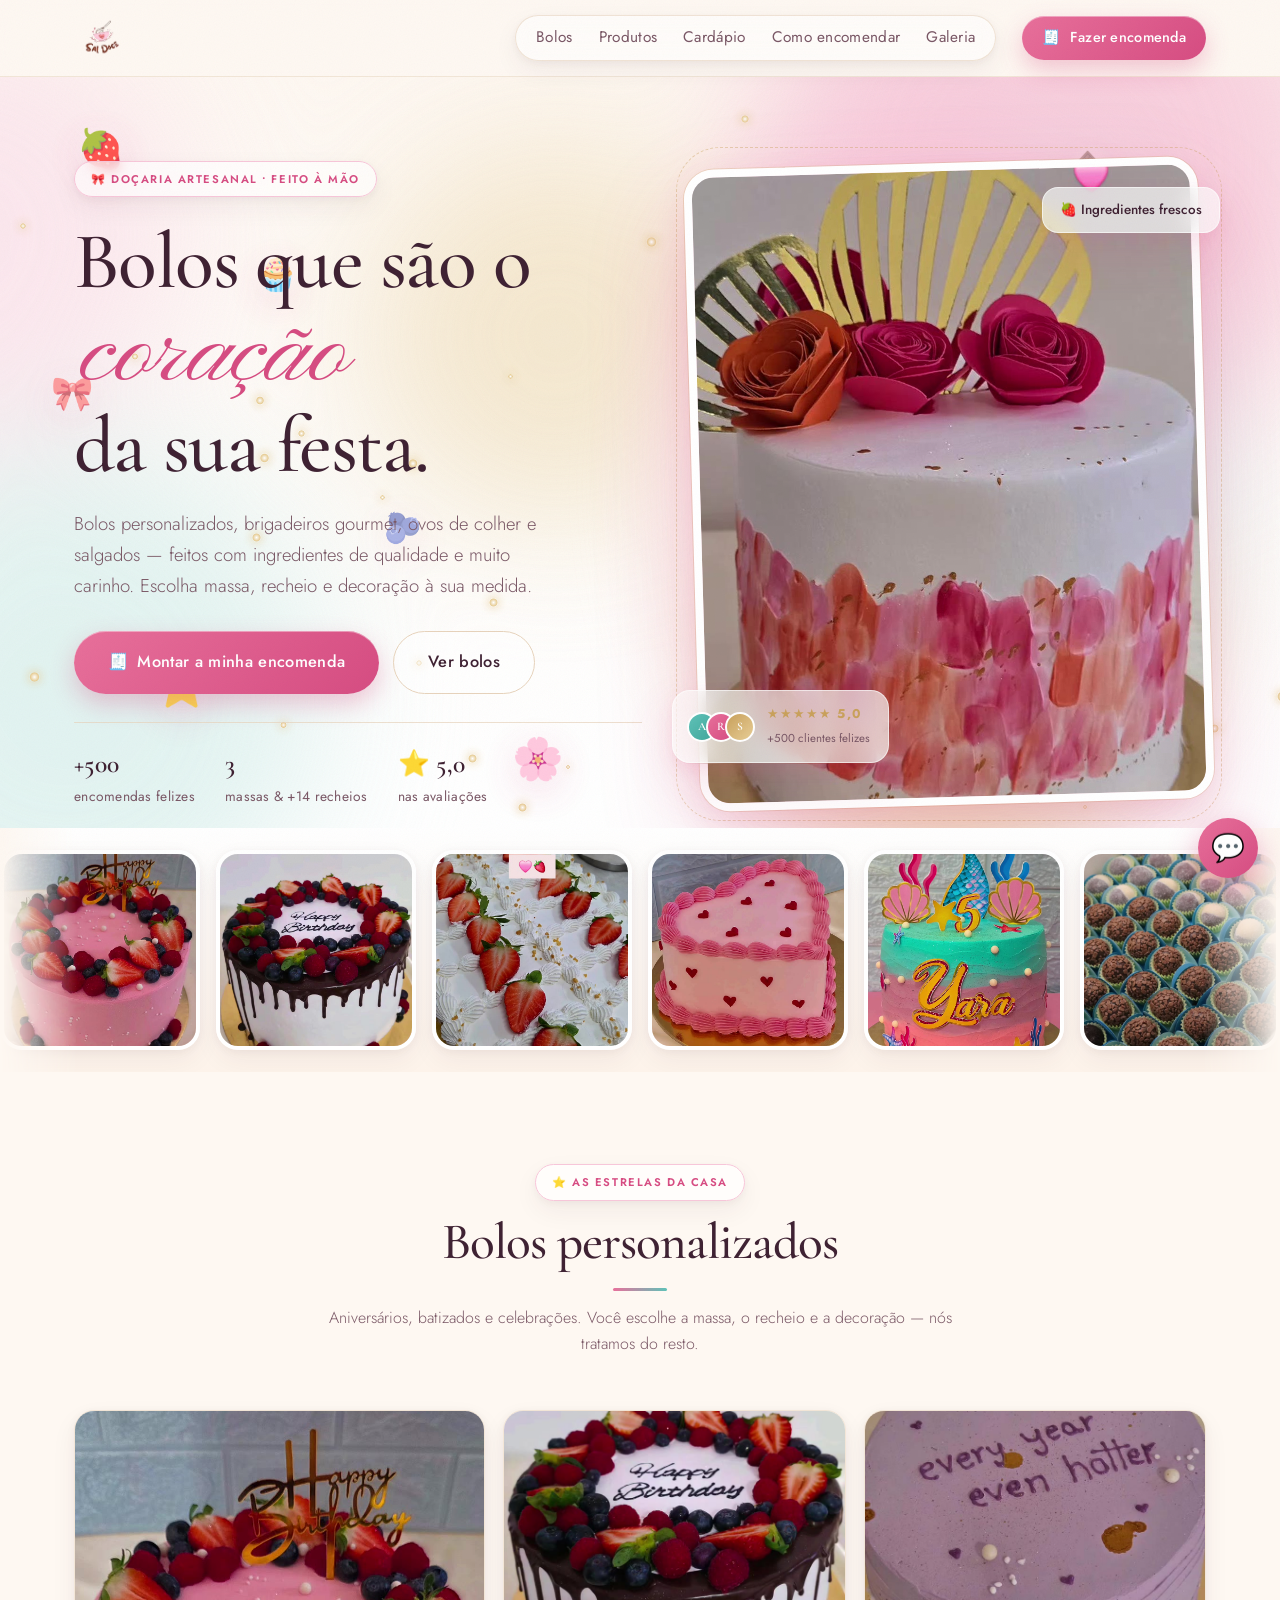
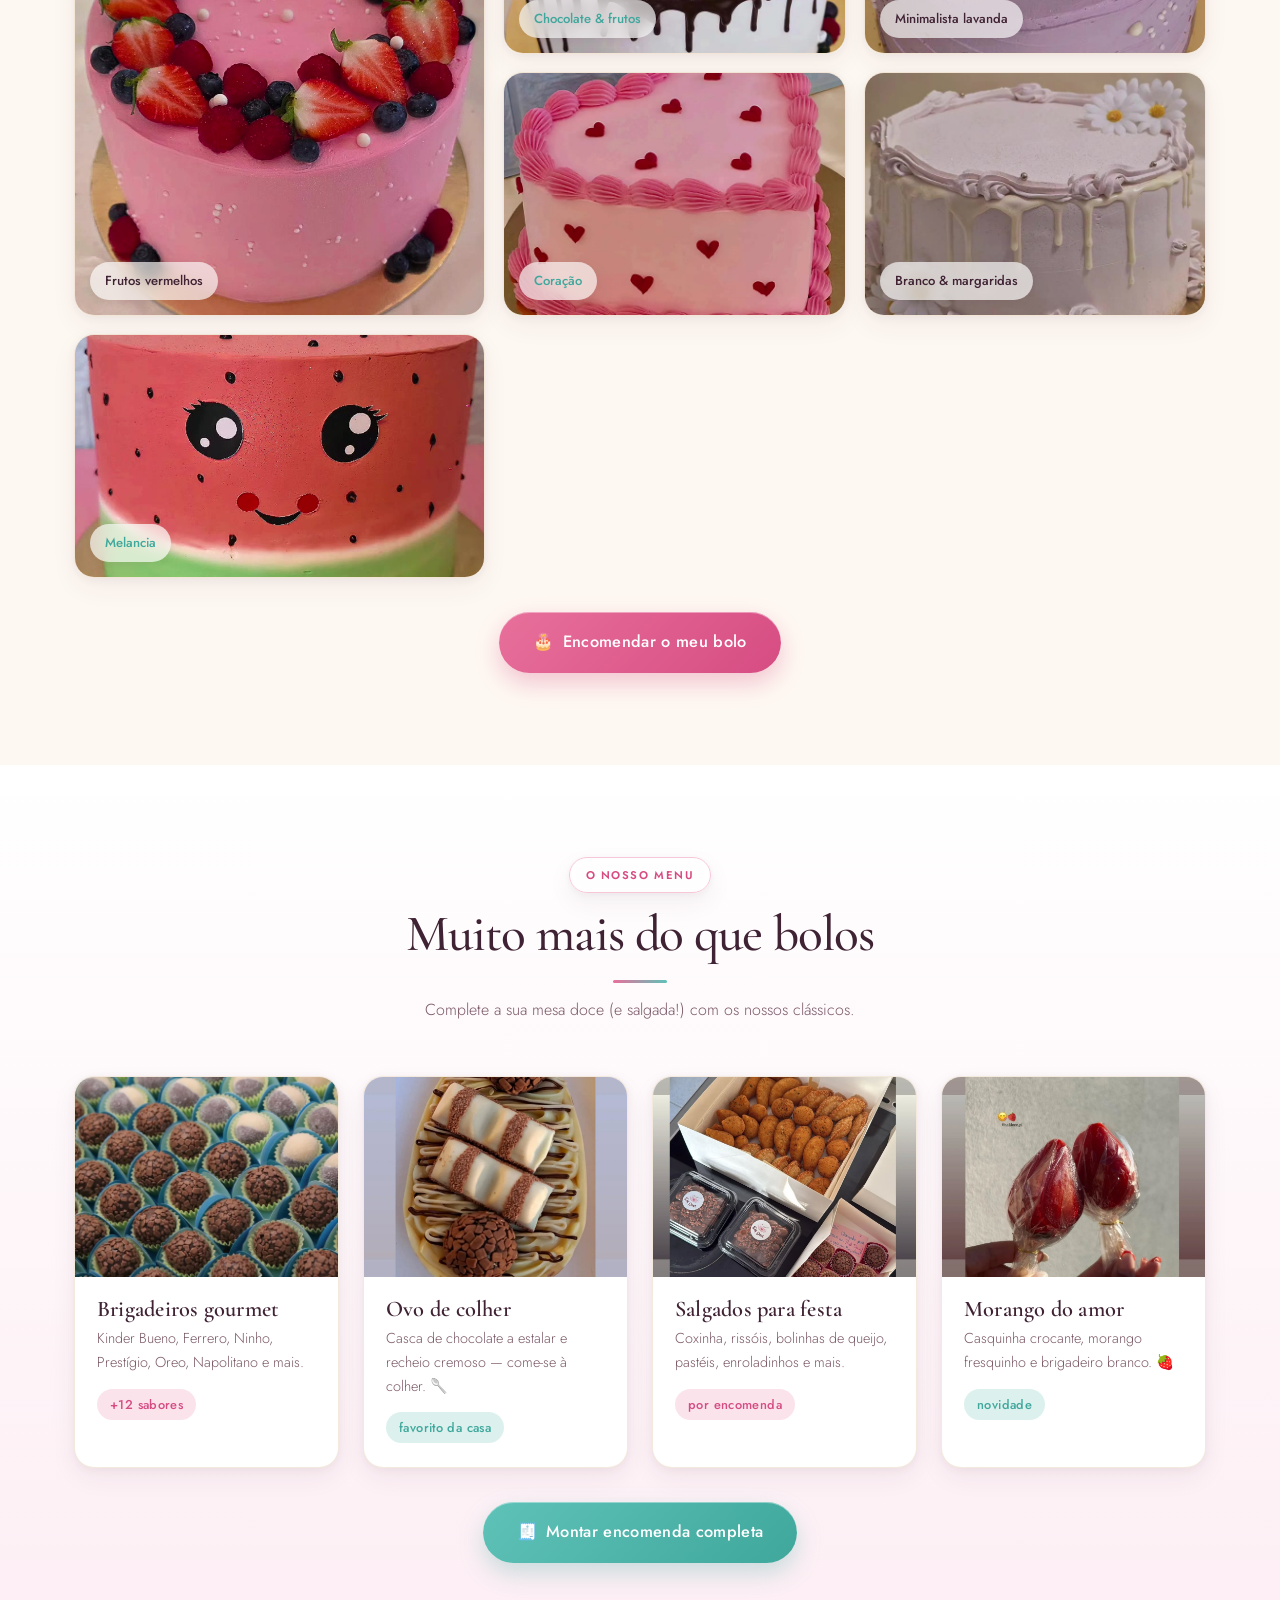
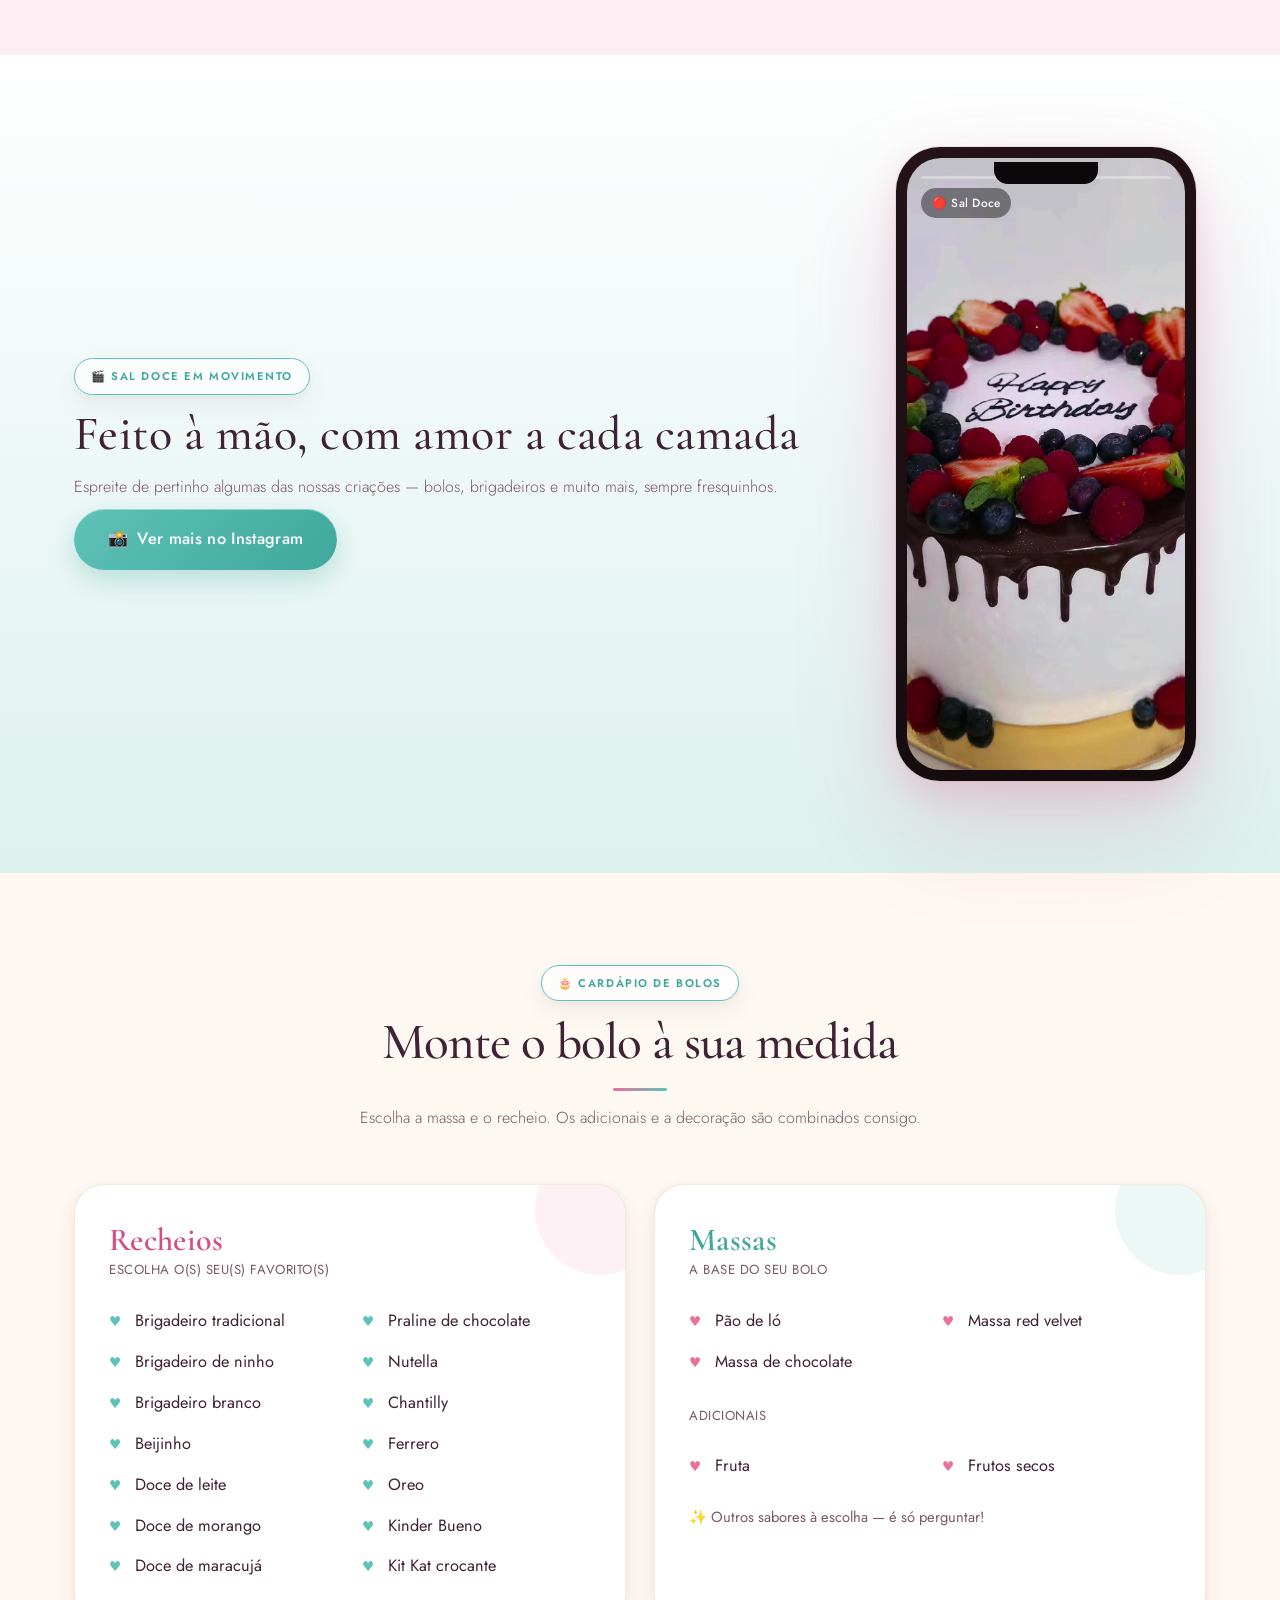
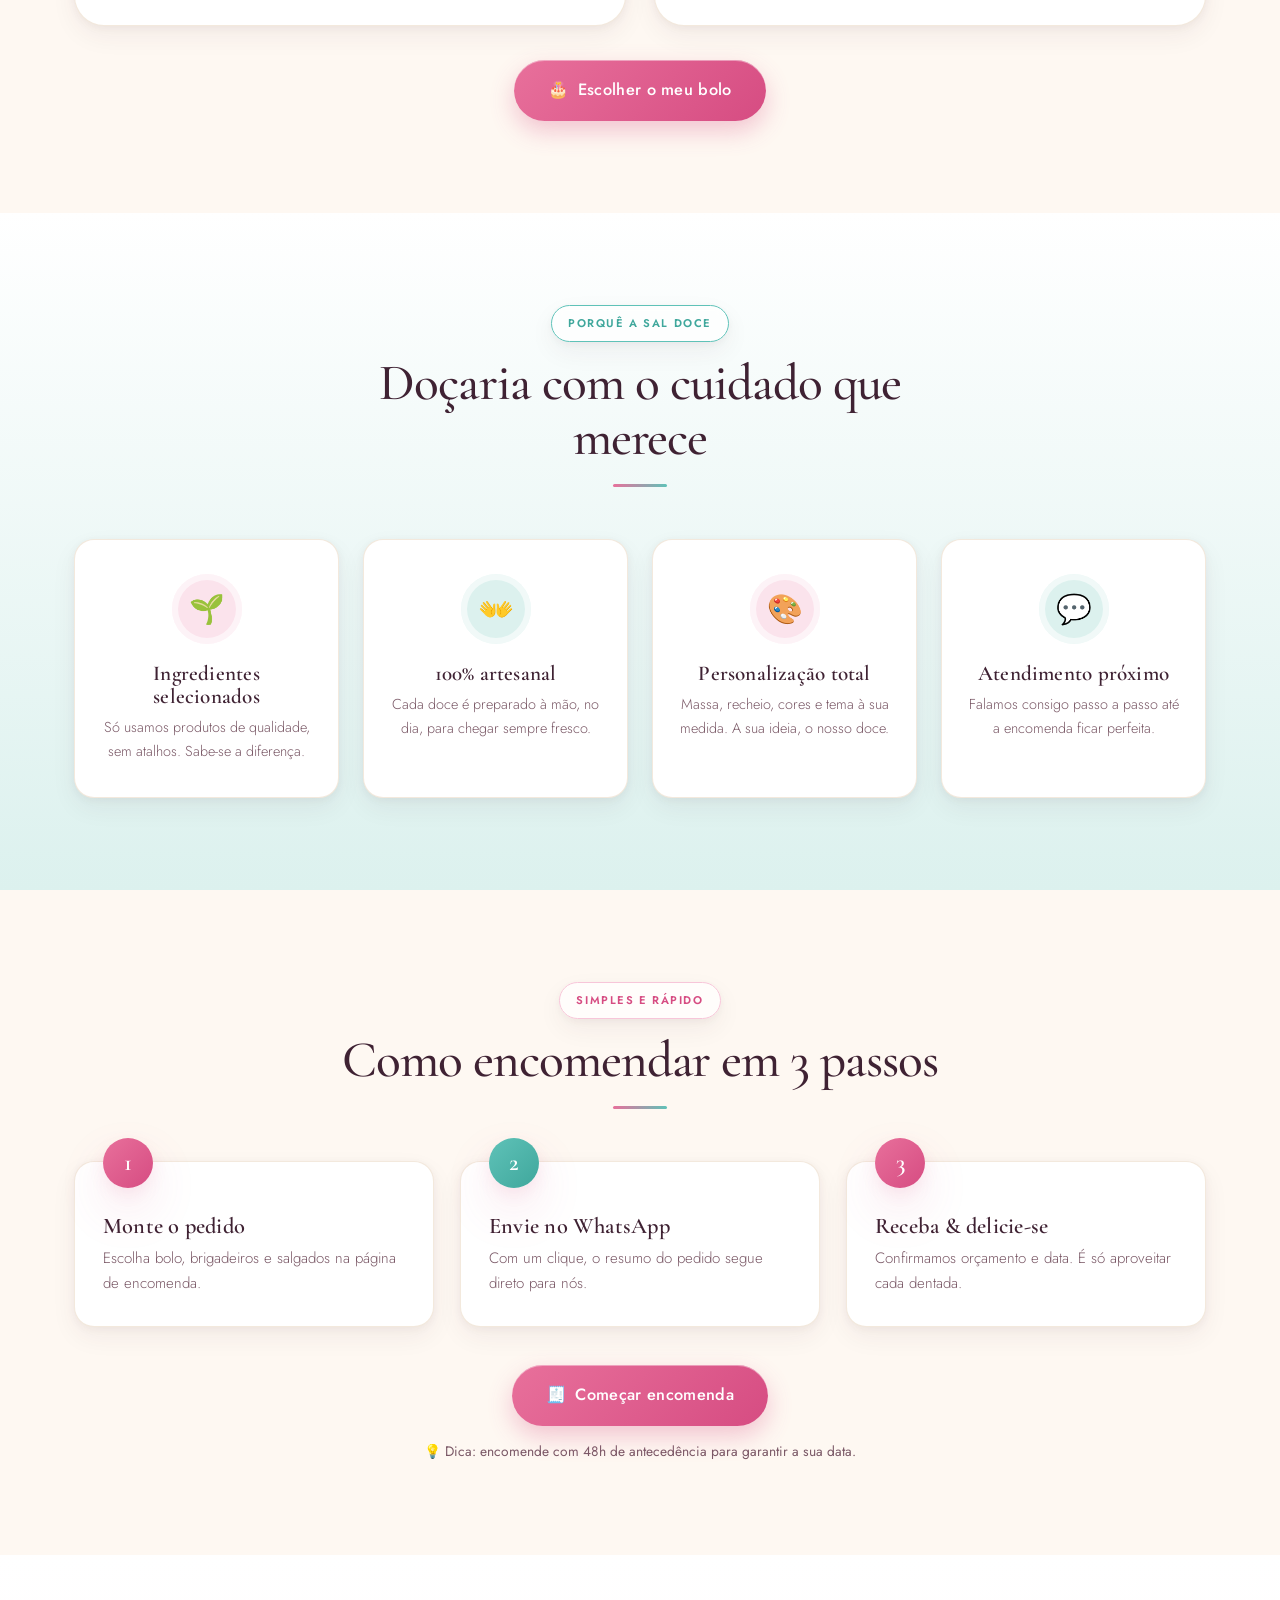
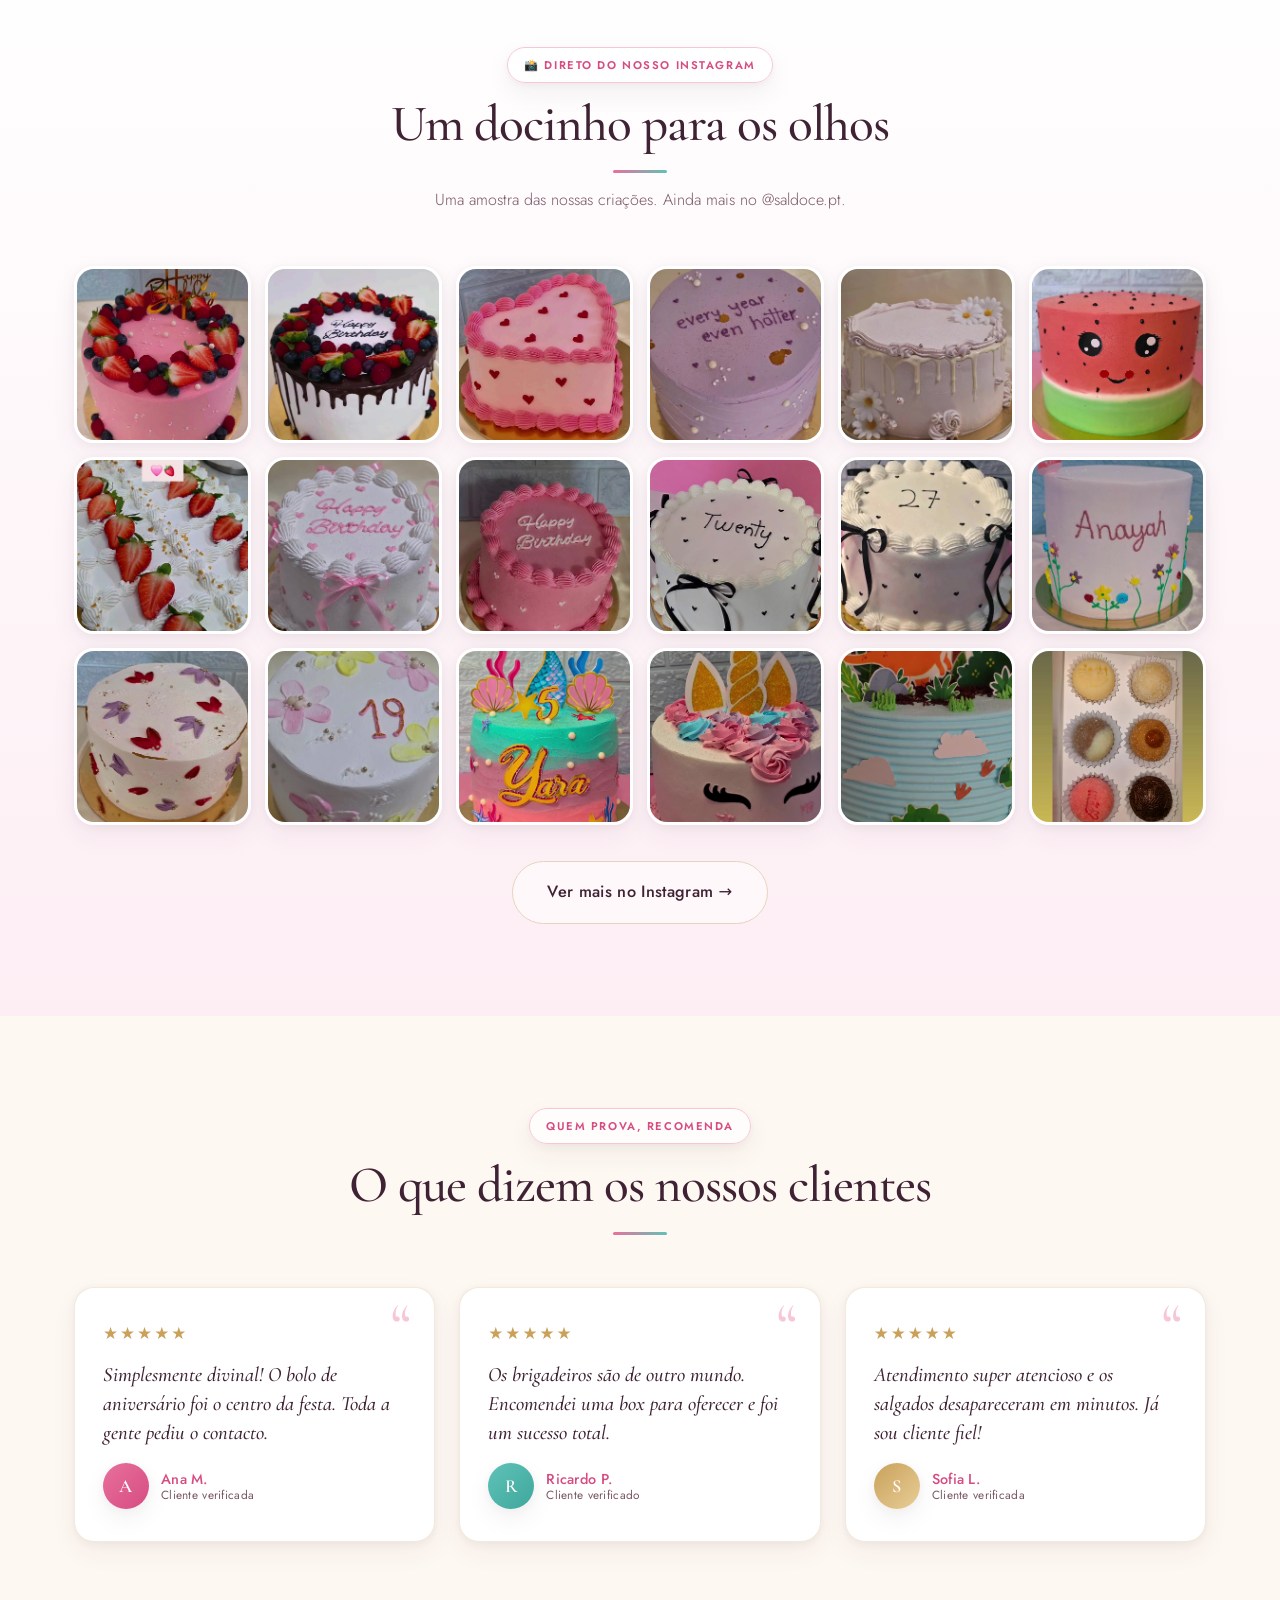
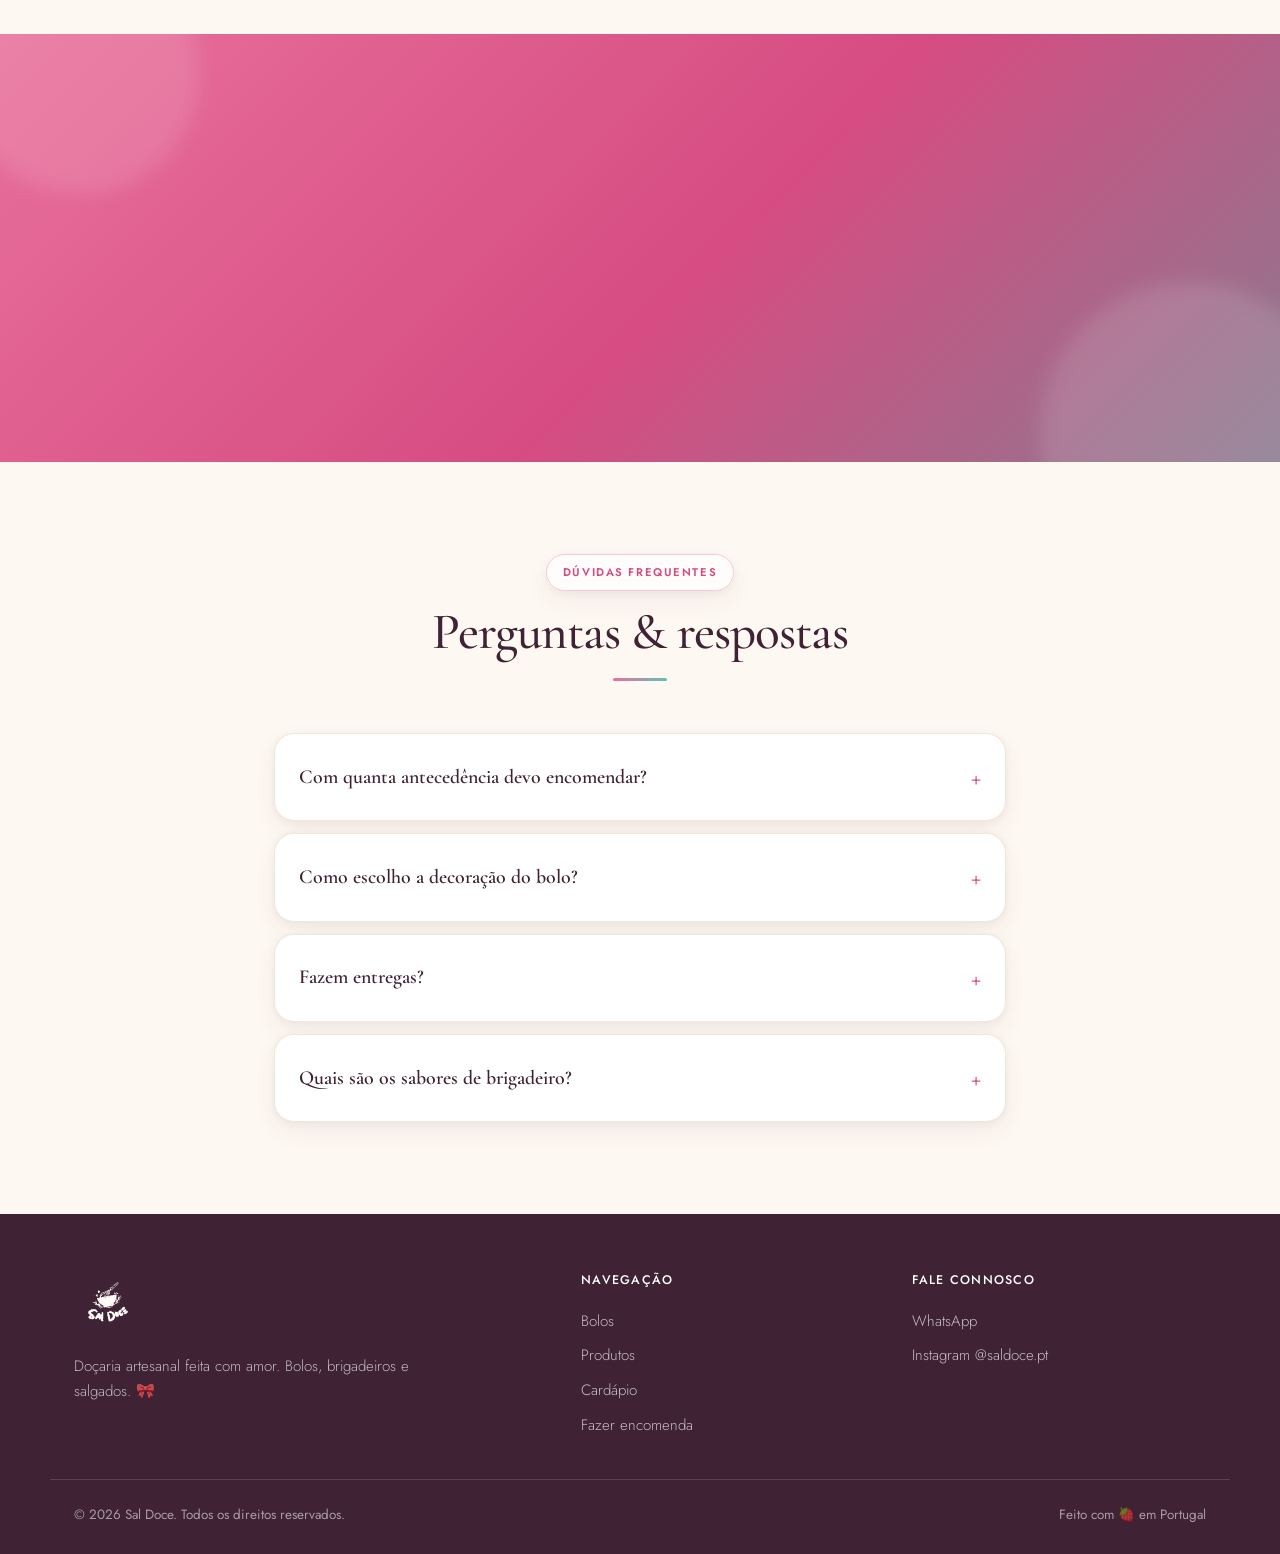
<file: index.html>
<!DOCTYPE html>
<html lang="pt-PT">
<head>
  <meta charset="UTF-8" />
  <meta name="viewport" content="width=device-width, initial-scale=1.0" />
  <meta name="theme-color" content="#E8709B" />
  <title>Sal Doce — Doçaria Artesanal | Bolos, Brigadeiros &amp; Salgados</title>
  <meta name="description" content="Sal Doce — bolos personalizados, brigadeiros gourmet, ovos de colher e salgados artesanais. Monte a sua encomenda e envie pelo WhatsApp." />

  <meta property="og:type" content="website" />
  <meta property="og:title" content="Sal Doce — Doçaria Artesanal" />
  <meta property="og:description" content="Bolos personalizados, brigadeiros gourmet e salgados por encomenda. Monte o seu pedido e envie pelo WhatsApp." />
  <meta property="og:image" content="assets/cake-hero.jpg" />
  <meta property="og:locale" content="pt_PT" />

  <link rel="preconnect" href="https://fonts.googleapis.com" />
  <link rel="preconnect" href="https://fonts.gstatic.com" crossorigin />
  <link href="https://fonts.googleapis.com/css2?family=Cormorant+Garamond:ital,wght@0,400;0,500;0,600;0,700;1,400;1,500&family=Jost:wght@300;400;500;600&family=Pinyon+Script&display=swap" rel="stylesheet" />

  <link rel="stylesheet" href="styles.css" />
  <link rel="icon" href="assets/logo.png" />
</head>
<body>

  <!-- ============ ABERTURA MÁGICA ============ -->
  <div class="intro" data-intro aria-hidden="true">
    <div class="intro-inner">
      <img src="assets/logo.png" alt="Sal Doce" class="intro-logo" />
      <span class="intro-line"></span>
    </div>
  </div>

  <!-- ============ HEADER ============ -->
  <header class="site-header" id="top">
    <div class="container nav">
      <a href="#top" class="brand" aria-label="Sal Doce — início">
        <img src="assets/logo.png" alt="Sal Doce" class="brand-logo" />
        <span class="brand-name">Sal Doce</span>
      </a>

      <nav class="nav-links" id="navLinks" aria-label="Navegação principal">
        <a href="#bolos">Bolos</a>
        <a href="#produtos">Produtos</a>
        <a href="#cardapio">Cardápio</a>
        <a href="#como">Como encomendar</a>
        <a href="#galeria">Galeria</a>
      </nav>

      <a href="encomenda.html" class="btn btn-primary btn-sm nav-cta">
        <span aria-hidden="true">🧾</span> Fazer encomenda
      </a>

      <button class="nav-toggle" id="navToggle" aria-label="Abrir menu" aria-expanded="false">
        <span></span><span></span><span></span>
      </button>
    </div>
  </header>

  <!-- ============ HERO ============ -->
  <section class="hero" id="hero">
    <div class="aurora" aria-hidden="true"><span></span><span></span><span></span><span></span></div>
    <div class="sparkles" data-sparkles aria-hidden="true"></div>
    <div class="floaties" data-floaties aria-hidden="true"></div>

    <div class="container hero-grid">
      <div class="hero-copy">
        <span class="eyebrow up" style="--d:.15s">🎀 Doçaria artesanal • feito à mão</span>
        <h1 class="hero-title">
          <span class="line"><span class="w" style="--d:.30s">Bolos</span> <span class="w" style="--d:.38s">que</span> <span class="w" style="--d:.46s">são</span> <span class="w" style="--d:.54s">o</span></span>
          <span class="line"><span class="w script hl" style="--d:.66s">coração</span></span>
          <span class="line"><span class="w" style="--d:.80s">da</span> <span class="w" style="--d:.88s">sua</span> <span class="w" style="--d:.96s">festa.</span></span>
        </h1>
        <p class="lead up" style="--d:1.05s">
          Bolos personalizados, brigadeiros gourmet, ovos de colher e salgados —
          feitos com ingredientes de qualidade e muito carinho. Escolha massa,
          recheio e decoração à sua medida.
        </p>

        <div class="hero-cta up" style="--d:1.18s">
          <a href="encomenda.html" class="btn btn-primary btn-lg btn-shine">
            <span aria-hidden="true">🧾</span> Montar a minha encomenda
          </a>
          <a href="#bolos" class="btn btn-ghost btn-lg">Ver bolos</a>
        </div>

        <ul class="hero-trust up" style="--d:1.30s">
          <li><strong>+500</strong> encomendas felizes</li>
          <li><strong>3</strong> massas &amp; +14 recheios</li>
          <li><strong>⭐ 5,0</strong> nas avaliações</li>
        </ul>
      </div>

      <div class="hero-visual up-scale" style="--d:.5s">
        <div class="hero-halo" aria-hidden="true"></div>
        <div class="hero-photo">
          <img id="heroImg" src="assets/new-hero.jpg" alt="Bolo personalizado da Sal Doce" loading="eager" width="640" height="800" />
        </div>
        <div class="hero-badge glass hero-badge-1">🍓 Ingredientes frescos</div>
        <div class="hero-rating glass" aria-hidden="true">
          <div class="hr-avatars"><span>A</span><span>R</span><span>S</span></div>
          <div class="hr-text"><strong>★★★★★ 5,0</strong><small>+500 clientes felizes</small></div>
        </div>
      </div>
    </div>
  </section>

  <!-- ============ CARROSSEL AUTOMÁTICO ============ -->
  <div class="strip" aria-label="Galeria de criações da Sal Doce">
    <div class="strip-track" data-carousel>
      <div class="strip-item"><img src="assets/nb-berries.jpg" alt="Bolo com frutos vermelhos" loading="lazy"></div>
      <div class="strip-item"><img src="assets/nb-chocodrip.jpg" alt="Bolo de chocolate com frutos" loading="lazy"></div>
      <div class="strip-item"><img src="assets/ng-morangos.jpg" alt="Bolo com morangos" loading="lazy"></div>
      <div class="strip-item"><img src="assets/nb-heart.jpg" alt="Bolo coração" loading="lazy"></div>
      <div class="strip-item"><img src="assets/ng-sereia.jpg" alt="Bolo temático sereia" loading="lazy"></div>
      <div class="strip-item"><img src="assets/g1-brigadeiros.webp" alt="Tabuleiro de brigadeiros" loading="lazy"></div>
      <div class="strip-item"><img src="assets/ng-anayah.jpg" alt="Bolo com flores" loading="lazy"></div>
      <div class="strip-item"><img src="assets/salgados.webp" alt="Salgadinhos para festa" loading="lazy"></div>
      <div class="strip-item"><img src="assets/ng-unicornio.jpg" alt="Bolo unicórnio" loading="lazy"></div>
      <div class="strip-item"><img src="assets/nb-lavender.jpg" alt="Bolo minimalista lavanda" loading="lazy"></div>
    </div>
  </div>

  <!-- ============ BOLOS EM DESTAQUE ============ -->
  <section class="section" id="bolos">
    <div class="container">
      <div class="section-head reveal">
        <span class="eyebrow">⭐ As estrelas da casa</span>
        <h2>Bolos personalizados</h2>
        <p class="section-sub">Aniversários, batizados e celebrações. Você escolhe a massa, o recheio e a decoração — nós tratamos do resto.</p>
      </div>

      <div class="bolos reveal" data-bolos>
        <figure class="bolo"><img src="assets/cake-redbow.webp" alt="Bolo de chocolate com laço vermelho e brigadeiros" loading="lazy"><figcaption class="bolo-tag">Bolo festa de chocolate</figcaption></figure>
        <figure class="bolo"><img src="assets/cake-berry.webp" alt="Bolo com frutos vermelhos e chantilly" loading="lazy"><figcaption class="bolo-tag menta">Frutos vermelhos</figcaption></figure>
        <figure class="bolo"><img src="assets/cake-butterfly.webp" alt="Bolo temático com borboletas" loading="lazy"><figcaption class="bolo-tag">Temático borboletas</figcaption></figure>
        <figure class="bolo"><img src="assets/cake-hero.jpg" alt="Bolo rosa marmoreado com folha de ouro" loading="lazy"><figcaption class="bolo-tag menta">Rosa &amp; dourado</figcaption></figure>
        <figure class="bolo"><img src="assets/cake-white.webp" alt="Bolo branco de aniversário" loading="lazy"><figcaption class="bolo-tag">Clássico de aniversário</figcaption></figure>
      </div>

      <div class="center reveal" style="margin-top:34px">
        <a href="encomenda.html" class="btn btn-primary btn-lg"><span aria-hidden="true">🎂</span> Encomendar o meu bolo</a>
      </div>
    </div>
  </section>

  <!-- ============ PRODUTOS ============ -->
  <section class="section section-alt" id="produtos">
    <div class="container">
      <div class="section-head reveal">
        <span class="eyebrow">O nosso menu</span>
        <h2>Muito mais do que bolos</h2>
        <p class="section-sub">Complete a sua mesa doce (e salgada!) com os nossos clássicos.</p>
      </div>

      <div class="cards">
        <article class="card reveal">
          <div class="card-media"><img src="assets/g1-brigadeiros.webp" alt="Tabuleiro cheio de brigadeiros gourmet" loading="lazy"></div>
          <div class="card-body">
            <h3>Brigadeiros gourmet</h3>
            <p>Kinder Bueno, Ferrero, Ninho, Prestígio, Oreo, Napolitano e mais.</p>
            <span class="card-price">+12 sabores</span>
          </div>
        </article>
        <article class="card reveal">
          <div class="card-media"><img src="assets/kitkat.webp" alt="Ovo de colher recheado" loading="lazy"></div>
          <div class="card-body">
            <h3>Ovo de colher</h3>
            <p>Casca de chocolate a estalar e recheio cremoso — come-se à colher. 🥄</p>
            <span class="card-price menta">favorito da casa</span>
          </div>
        </article>
        <article class="card reveal">
          <div class="card-media"><img src="assets/salgados.webp" alt="Salgadinhos variados para festa" loading="lazy"></div>
          <div class="card-body">
            <h3>Salgados para festa</h3>
            <p>Coxinha, rissóis, bolinhas de queijo, pastéis, enroladinhos e mais.</p>
            <span class="card-price">por encomenda</span>
          </div>
        </article>
        <article class="card reveal">
          <div class="card-media"><img src="assets/morango.webp" alt="Morango do amor" loading="lazy"></div>
          <div class="card-body">
            <h3>Morango do amor</h3>
            <p>Casquinha crocante, morango fresquinho e brigadeiro branco. 🍓</p>
            <span class="card-price menta">novidade</span>
          </div>
        </article>
      </div>

      <div class="center reveal" style="margin-top:34px">
        <a href="encomenda.html" class="btn btn-menta btn-lg"><span aria-hidden="true">🧾</span> Montar encomenda completa</a>
      </div>
    </div>
  </section>

  <!-- ============ REEL / VÍDEO ============ -->
  <section class="section section-reel" id="reel">
    <div class="container reel-grid">
      <div class="reel-copy reveal">
        <span class="eyebrow menta">🎬 Sal Doce em movimento</span>
        <h2>Feito à mão, com amor a cada camada</h2>
        <p class="section-sub">Espreite de pertinho algumas das nossas criações — bolos, brigadeiros e muito mais, sempre fresquinhos.</p>
        <a href="INSTAGRAM_URL" class="btn btn-menta btn-lg" target="_blank" rel="noopener" style="margin-top:8px"><span aria-hidden="true">📸</span> Ver mais no Instagram</a>
      </div>

      <div class="reel-phone reveal" aria-label="Mostra de criações da Sal Doce">
        <div class="reel-notch"></div>
        <div class="reel-screen" data-reel>
          <img src="assets/new-hero.jpg" alt="Bolo cor-de-rosa com rosas" class="reel-slide" />
          <img src="assets/nb-chocodrip.jpg" alt="Bolo de chocolate com frutos" class="reel-slide" />
          <img src="assets/ng-morangos.jpg" alt="Bolo coberto de morangos" class="reel-slide" />
          <img src="assets/nb-heart.jpg" alt="Bolo coração" class="reel-slide" />
          <img src="assets/ng-sereia.jpg" alt="Bolo temático sereia" class="reel-slide" />
          <img src="assets/nb-berries.jpg" alt="Bolo com frutos vermelhos" class="reel-slide" />
          <div class="reel-badge">🔴 Sal Doce</div>
          <div class="reel-progress" data-reel-progress></div>
        </div>
      </div>
    </div>
  </section>

  <!-- ============ CARDÁPIO ============ -->
  <section class="section" id="cardapio">
    <div class="container">
      <div class="section-head reveal">
        <span class="eyebrow menta">🎂 Cardápio de bolos</span>
        <h2>Monte o bolo à sua medida</h2>
        <p class="section-sub">Escolha a massa e o recheio. Os adicionais e a decoração são combinados consigo.</p>
      </div>

      <div class="menu-grid">
        <div class="menu-card reveal">
          <h3>Recheios</h3>
          <p class="menu-sub">Escolha o(s) seu(s) favorito(s)</p>
          <ul class="menu-list">
            <li>Brigadeiro tradicional</li>
            <li>Brigadeiro de ninho</li>
            <li>Brigadeiro branco</li>
            <li>Beijinho</li>
            <li>Doce de leite</li>
            <li>Doce de morango</li>
            <li>Doce de maracujá</li>
            <li>Praline de chocolate</li>
            <li>Nutella</li>
            <li>Chantilly</li>
            <li>Ferrero</li>
            <li>Oreo</li>
            <li>Kinder Bueno</li>
            <li>Kit Kat crocante</li>
          </ul>
        </div>

        <div class="menu-card massas reveal">
          <h3>Massas</h3>
          <p class="menu-sub">A base do seu bolo</p>
          <ul class="menu-list">
            <li>Pão de ló</li>
            <li>Massa de chocolate</li>
            <li>Massa red velvet</li>
          </ul>
          <p class="menu-sub" style="margin-top:22px">Adicionais</p>
          <ul class="menu-list">
            <li>Fruta</li>
            <li>Frutos secos</li>
          </ul>
          <p class="menu-note" style="margin-top:18px; text-align:left">✨ Outros sabores à escolha — é só perguntar!</p>
        </div>
      </div>

      <div class="center reveal" style="margin-top:34px">
        <a href="encomenda.html" class="btn btn-primary btn-lg"><span aria-hidden="true">🎂</span> Escolher o meu bolo</a>
      </div>
    </div>
  </section>

  <!-- ============ VANTAGENS ============ -->
  <section class="section section-menta" id="vantagens">
    <div class="container">
      <div class="section-head reveal">
        <span class="eyebrow menta">Porquê a Sal Doce</span>
        <h2>Doçaria com o cuidado que merece</h2>
      </div>
      <div class="features">
        <div class="feature reveal"><div class="feature-ico">🌱</div><h3>Ingredientes selecionados</h3><p>Só usamos produtos de qualidade, sem atalhos. Sabe-se a diferença.</p></div>
        <div class="feature reveal"><div class="feature-ico">👐</div><h3>100% artesanal</h3><p>Cada doce é preparado à mão, no dia, para chegar sempre fresco.</p></div>
        <div class="feature reveal"><div class="feature-ico">🎨</div><h3>Personalização total</h3><p>Massa, recheio, cores e tema à sua medida. A sua ideia, o nosso doce.</p></div>
        <div class="feature reveal"><div class="feature-ico">💬</div><h3>Atendimento próximo</h3><p>Falamos consigo passo a passo até a encomenda ficar perfeita.</p></div>
      </div>
    </div>
  </section>

  <!-- ============ COMO ENCOMENDAR ============ -->
  <section class="section" id="como">
    <div class="container">
      <div class="section-head reveal">
        <span class="eyebrow">Simples e rápido</span>
        <h2>Como encomendar em 3 passos</h2>
      </div>
      <div class="steps">
        <div class="step reveal"><span class="step-num">1</span><h3>Monte o pedido</h3><p>Escolha bolo, brigadeiros e salgados na página de encomenda.</p></div>
        <div class="step reveal"><span class="step-num">2</span><h3>Envie no WhatsApp</h3><p>Com um clique, o resumo do pedido segue direto para nós.</p></div>
        <div class="step reveal"><span class="step-num">3</span><h3>Receba &amp; delicie-se</h3><p>Confirmamos orçamento e data. É só aproveitar cada dentada.</p></div>
      </div>
      <div class="center reveal" style="margin-top:38px">
        <a href="encomenda.html" class="btn btn-primary btn-lg"><span aria-hidden="true">🧾</span> Começar encomenda</a>
        <p class="micro">💡 Dica: encomende com 48h de antecedência para garantir a sua data.</p>
      </div>
    </div>
  </section>

  <!-- ============ GALERIA ============ -->
  <section class="section section-alt" id="galeria">
    <div class="container">
      <div class="section-head reveal">
        <span class="eyebrow">📸 Direto do nosso Instagram</span>
        <h2>Um docinho para os olhos</h2>
        <p class="section-sub">Uma amostra das nossas criações. Ainda mais no @saldoce.pt.</p>
      </div>
      <div class="gallery">
        <a class="g-item reveal" href="INSTAGRAM_URL" target="_blank" rel="noopener"><img src="assets/nb-berries.jpg" alt="Bolo com frutos vermelhos" loading="lazy"></a>
        <a class="g-item reveal" href="INSTAGRAM_URL" target="_blank" rel="noopener"><img src="assets/nb-chocodrip.jpg" alt="Bolo de chocolate com frutos" loading="lazy"></a>
        <a class="g-item reveal" href="INSTAGRAM_URL" target="_blank" rel="noopener"><img src="assets/nb-heart.jpg" alt="Bolo em forma de coração" loading="lazy"></a>
        <a class="g-item reveal" href="INSTAGRAM_URL" target="_blank" rel="noopener"><img src="assets/nb-lavender.jpg" alt="Bolo minimalista lavanda" loading="lazy"></a>
        <a class="g-item reveal" href="INSTAGRAM_URL" target="_blank" rel="noopener"><img src="assets/nb-daisies.jpg" alt="Bolo branco com margaridas" loading="lazy"></a>
        <a class="g-item reveal" href="INSTAGRAM_URL" target="_blank" rel="noopener"><img src="assets/nb-melancia.jpg" alt="Bolo melancia" loading="lazy"></a>
        <a class="g-item reveal" href="INSTAGRAM_URL" target="_blank" rel="noopener"><img src="assets/ng-morangos.jpg" alt="Bolo coberto de morangos" loading="lazy"></a>
        <a class="g-item reveal" href="INSTAGRAM_URL" target="_blank" rel="noopener"><img src="assets/ng-happy.jpg" alt="Bolo Happy Birthday" loading="lazy"></a>
        <a class="g-item reveal" href="INSTAGRAM_URL" target="_blank" rel="noopener"><img src="assets/ng-happy2.jpg" alt="Bolo rosa Happy Birthday" loading="lazy"></a>
        <a class="g-item reveal" href="INSTAGRAM_URL" target="_blank" rel="noopener"><img src="assets/ng-twenty.jpg" alt="Bolo branco Twenty" loading="lazy"></a>
        <a class="g-item reveal" href="INSTAGRAM_URL" target="_blank" rel="noopener"><img src="assets/ng-27.jpg" alt="Bolo elegante 27" loading="lazy"></a>
        <a class="g-item reveal" href="INSTAGRAM_URL" target="_blank" rel="noopener"><img src="assets/ng-anayah.jpg" alt="Bolo com flores Anayah" loading="lazy"></a>
        <a class="g-item reveal" href="INSTAGRAM_URL" target="_blank" rel="noopener"><img src="assets/ng-corais.jpg" alt="Bolo com pétalas" loading="lazy"></a>
        <a class="g-item reveal" href="INSTAGRAM_URL" target="_blank" rel="noopener"><img src="assets/ng-flores19.jpg" alt="Bolo com flores 19" loading="lazy"></a>
        <a class="g-item reveal" href="INSTAGRAM_URL" target="_blank" rel="noopener"><img src="assets/ng-sereia.jpg" alt="Bolo temático sereia" loading="lazy"></a>
        <a class="g-item reveal" href="INSTAGRAM_URL" target="_blank" rel="noopener"><img src="assets/ng-unicornio.jpg" alt="Bolo unicórnio" loading="lazy"></a>
        <a class="g-item reveal" href="INSTAGRAM_URL" target="_blank" rel="noopener"><img src="assets/ng-dino.jpg" alt="Bolo temático dinossauros" loading="lazy"></a>
        <a class="g-item reveal" href="INSTAGRAM_URL" target="_blank" rel="noopener"><img src="assets/brig-box.webp" alt="Caixa de brigadeiros variados" loading="lazy"></a>
      </div>
      <div class="center reveal">
        <a href="INSTAGRAM_URL" class="btn btn-ghost btn-lg" target="_blank" rel="noopener">Ver mais no Instagram →</a>
      </div>
    </div>
  </section>

  <!-- ============ TESTEMUNHOS ============ -->
  <section class="section">
    <div class="container">
      <div class="section-head reveal">
        <span class="eyebrow">Quem prova, recomenda</span>
        <h2>O que dizem os nossos clientes</h2>
      </div>
      <div class="reviews">
        <figure class="review reveal"><div class="stars">★★★★★</div><blockquote>Simplesmente divinal! O bolo de aniversário foi o centro da festa. Toda a gente pediu o contacto.</blockquote><figcaption><span class="rv-avatar" style="--a:linear-gradient(135deg,#E8709B,#D64C82)">A</span><span class="rv-name">Ana M.<small>Cliente verificada</small></span></figcaption></figure>
        <figure class="review reveal"><div class="stars">★★★★★</div><blockquote>Os brigadeiros são de outro mundo. Encomendei uma box para oferecer e foi um sucesso total.</blockquote><figcaption><span class="rv-avatar" style="--a:linear-gradient(135deg,#5FC2B8,#3FA79C)">R</span><span class="rv-name">Ricardo P.<small>Cliente verificado</small></span></figcaption></figure>
        <figure class="review reveal"><div class="stars">★★★★★</div><blockquote>Atendimento super atencioso e os salgados desapareceram em minutos. Já sou cliente fiel!</blockquote><figcaption><span class="rv-avatar" style="--a:linear-gradient(135deg,#C9A15B,#E8CE97)">S</span><span class="rv-name">Sofia L.<small>Cliente verificada</small></span></figcaption></figure>
      </div>
    </div>
  </section>

  <!-- ============ CTA FINAL ============ -->
  <section class="cta-final">
    <div class="container cta-inner reveal">
      <h2>Pronto para adoçar o seu dia?</h2>
      <p>Monte o seu pedido em segundos. Respondemos rapidinho no WhatsApp. 🎀</p>
      <div class="cta-btns">
        <a href="encomenda.html" class="btn btn-white btn-lg"><span aria-hidden="true">🧾</span> Fazer encomenda</a>
        <a href="#" class="btn btn-white btn-lg js-whatsapp" data-msg="Olá Sal Doce! Tenho uma dúvida. 🧁"><span class="wa-icon" aria-hidden="true">💬</span> Tirar uma dúvida</a>
      </div>
      <a href="INSTAGRAM_URL" class="cta-ig" target="_blank" rel="noopener">Ou siga-nos no Instagram @saldoce.pt →</a>
    </div>
  </section>

  <!-- ============ FAQ ============ -->
  <section class="section" id="faq">
    <div class="container container-narrow">
      <div class="section-head reveal">
        <span class="eyebrow">Dúvidas frequentes</span>
        <h2>Perguntas &amp; respostas</h2>
      </div>
      <div class="faq">
        <details class="reveal"><summary>Com quanta antecedência devo encomendar?</summary><p>Recomendamos pelo menos 48h. Para bolos elaborados ou datas concorridas, quanto mais cedo melhor.</p></details>
        <details class="reveal"><summary>Como escolho a decoração do bolo?</summary><p>Na página de encomenda descreve a ideia (tema, cores, texto) e, ao enviar o pedido no WhatsApp, pode anexar uma foto de referência.</p></details>
        <details class="reveal"><summary>Fazem entregas?</summary><p>Sim, combinamos entrega ou levantamento consigo no momento da encomenda. Fale connosco para saber a disponibilidade na sua zona.</p></details>
        <details class="reveal"><summary>Quais são os sabores de brigadeiro?</summary><p>Tradicional, Beijinho, Morango, Ninho, Churros, Sensação, Sedução, Casadinho, Prestígio, Oreo, Napolitano e Café.</p></details>
      </div>
    </div>
  </section>

  <!-- ============ FOOTER ============ -->
  <footer class="site-footer">
    <div class="container footer-grid">
      <div>
        <a href="#top" class="brand"><img src="assets/logo.png" alt="Sal Doce" class="brand-logo" /></a>
        <p class="footer-tag">Doçaria artesanal feita com amor. Bolos, brigadeiros e salgados. 🎀</p>
      </div>
      <div class="footer-col">
        <h4>Navegação</h4>
        <a href="#bolos">Bolos</a>
        <a href="#produtos">Produtos</a>
        <a href="#cardapio">Cardápio</a>
        <a href="encomenda.html">Fazer encomenda</a>
      </div>
      <div class="footer-col">
        <h4>Fale connosco</h4>
        <a href="#" class="js-whatsapp" data-msg="Olá Sal Doce! 🧁">WhatsApp</a>
        <a href="INSTAGRAM_URL" target="_blank" rel="noopener">Instagram @saldoce.pt</a>
      </div>
    </div>
    <div class="container footer-bottom">
      <p>© <span id="year"></span> Sal Doce. Todos os direitos reservados.</p>
      <p>Feito com 🍓 em Portugal</p>
    </div>
  </footer>

  <a href="#" class="wa-float js-whatsapp" data-msg="Olá Sal Doce! Gostava de fazer uma encomenda. 🧁" aria-label="Falar no WhatsApp"><span aria-hidden="true">💬</span></a>

  <script src="config.js"></script>
  <script src="script.js"></script>
</body>
</html>
</file>
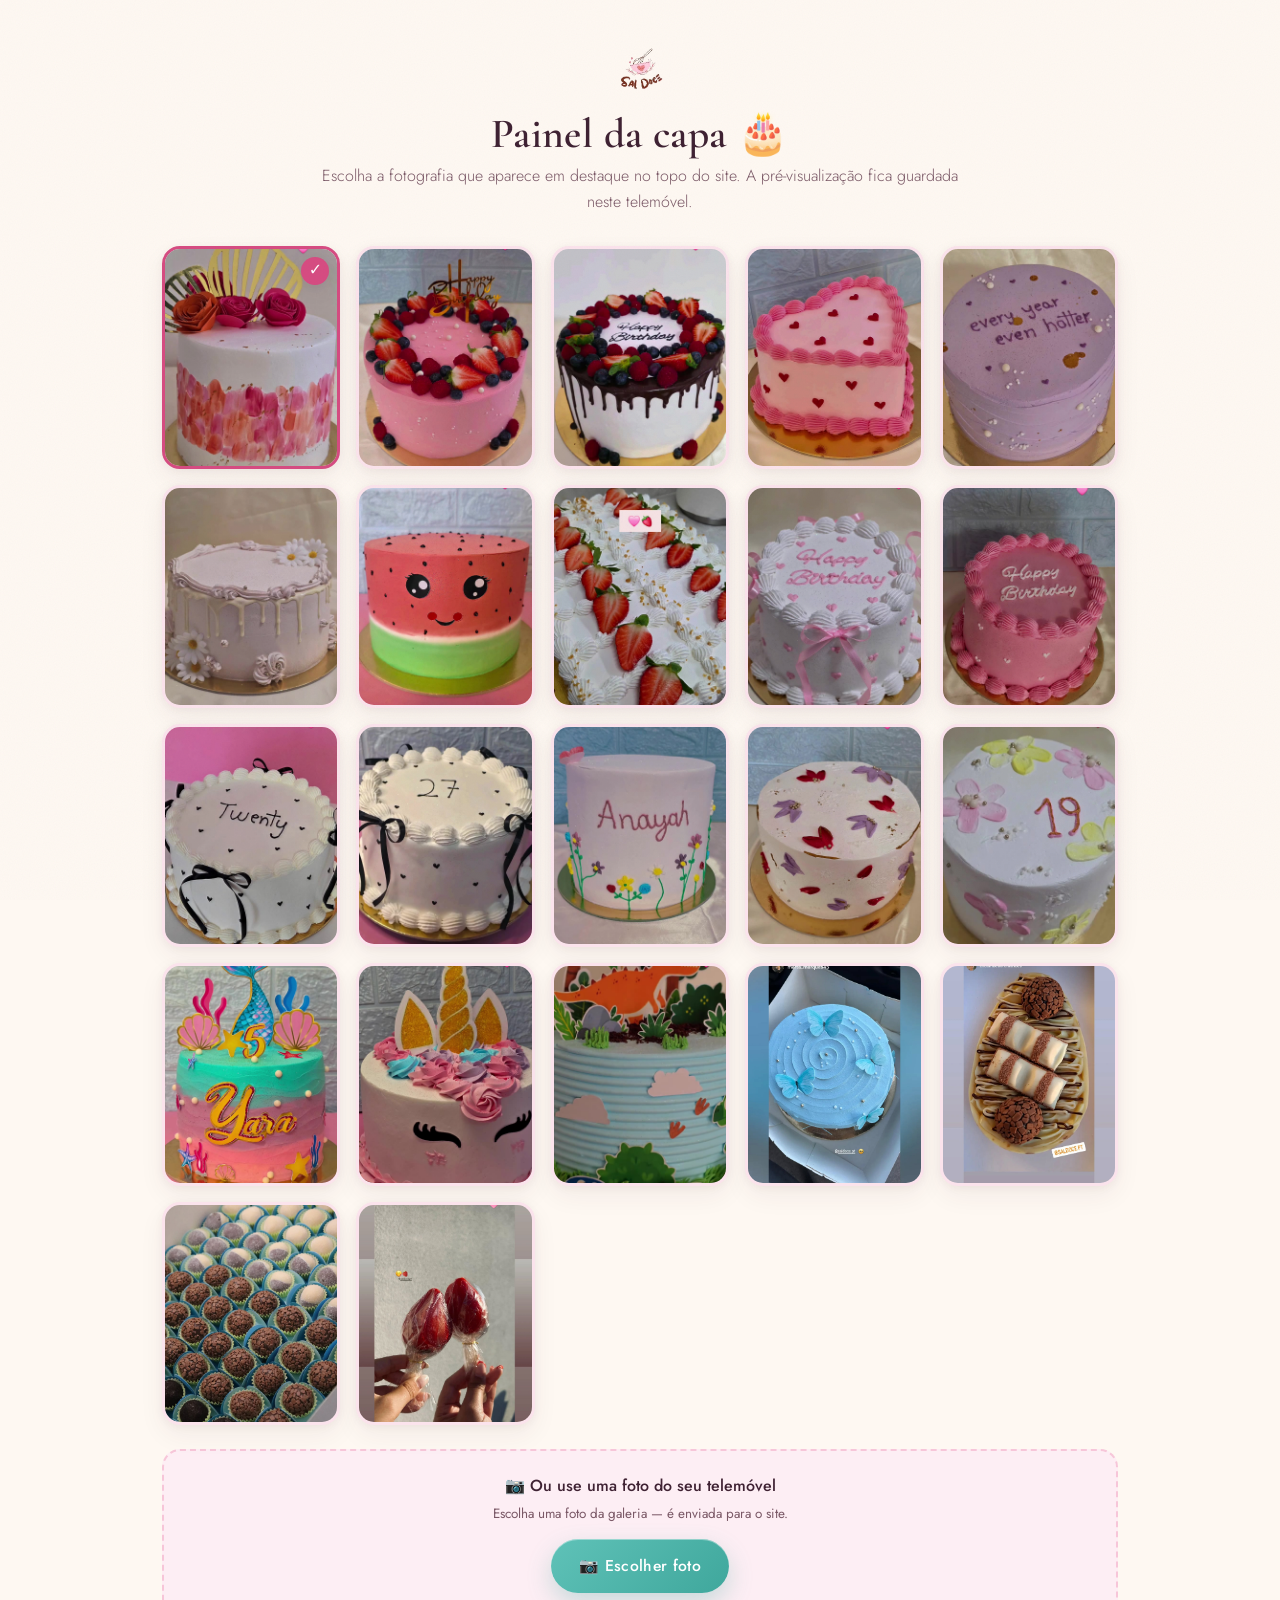
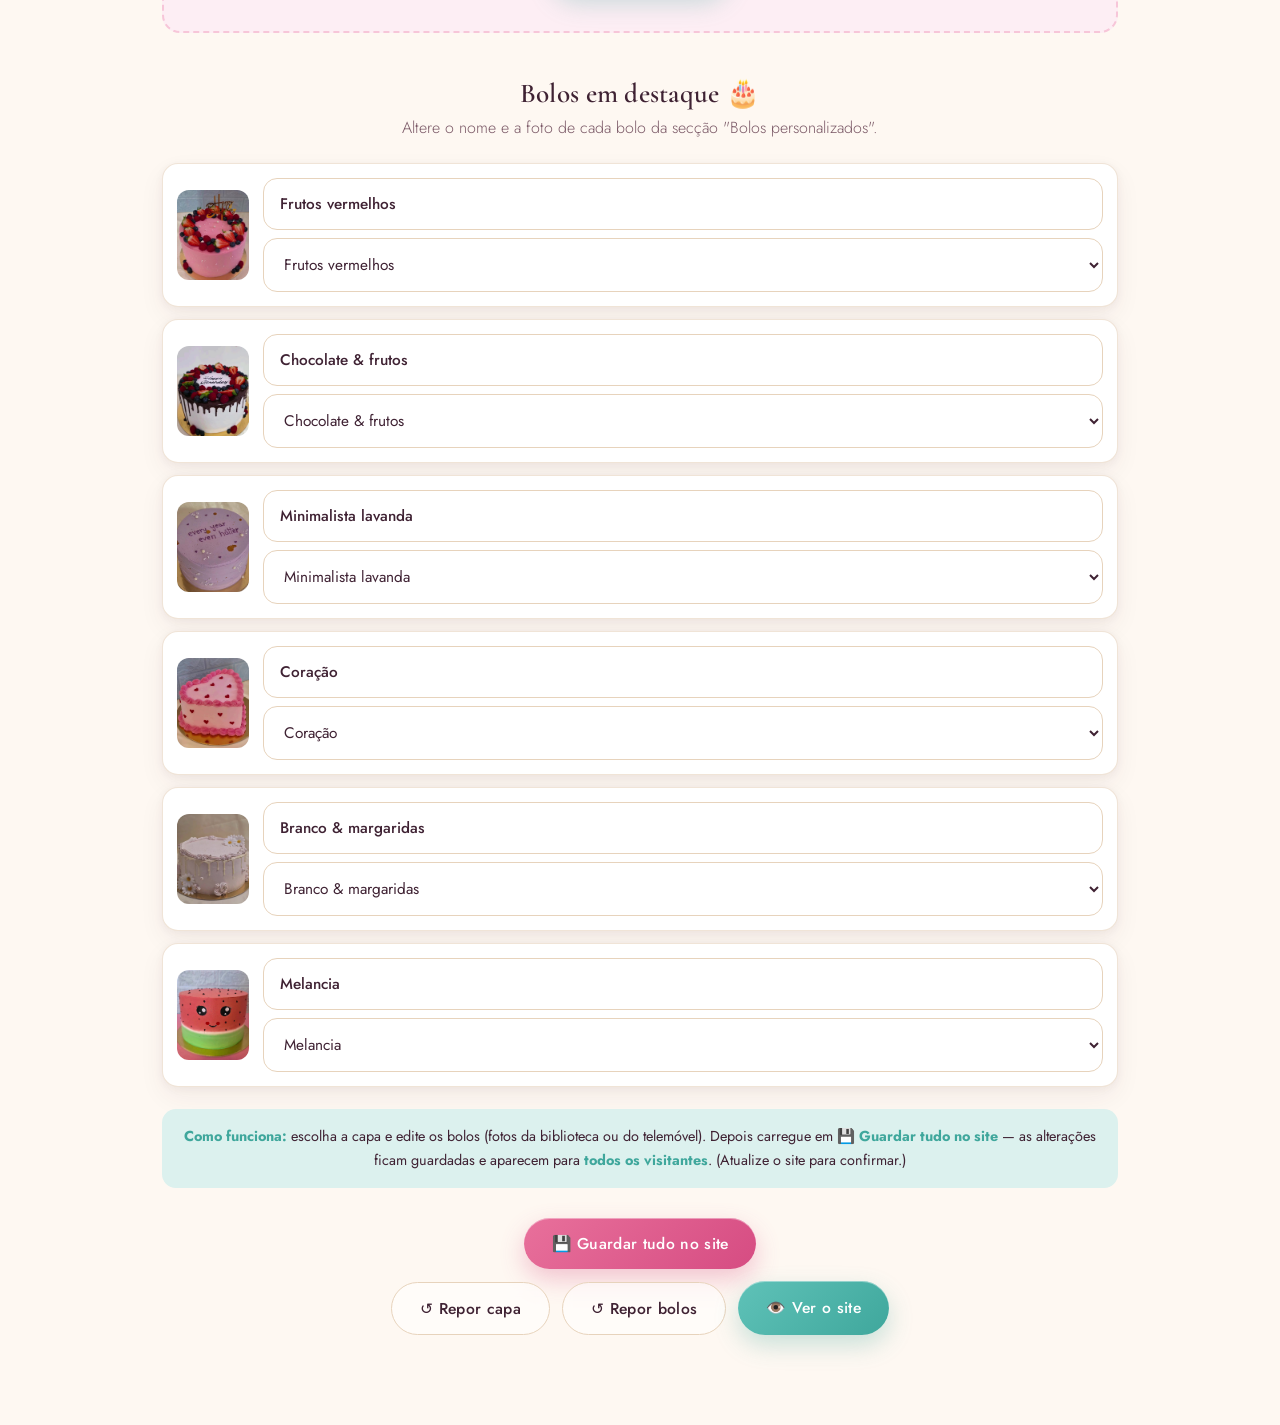
<file: admin.html>
<!DOCTYPE html>
<html lang="pt-PT">
<head>
  <meta charset="UTF-8" />
  <meta name="viewport" content="width=device-width, initial-scale=1.0" />
  <meta name="theme-color" content="#E8709B" />
  <meta name="robots" content="noindex,nofollow" />
  <title>Painel • Sal Doce</title>

  <link rel="preconnect" href="https://fonts.googleapis.com" />
  <link rel="preconnect" href="https://fonts.gstatic.com" crossorigin />
  <link href="https://fonts.googleapis.com/css2?family=Cormorant+Garamond:wght@500;600;700&family=Jost:wght@300;400;500;600&display=swap" rel="stylesheet" />
  <link rel="stylesheet" href="styles.css" />
  <link rel="icon" href="assets/logo.png" />
  <style>
    .admin { max-width: 1000px; margin: 0 auto; padding: 40px 22px 90px; }
    .admin-head { text-align: center; margin-bottom: 30px; }
    .admin-head img { height: 60px; margin: 0 auto 12px; }
    .admin-head h1 { font-size: clamp(1.9rem, 5vw, 2.6rem); font-weight: 600; }
    .admin-head p { color: var(--plum-suave); font-weight: 300; max-width: 40rem; margin: 6px auto 0; }
    .pick-grid { display: grid; grid-template-columns: repeat(auto-fill, minmax(150px, 1fr)); gap: 16px; margin-top: 24px; }
    .pick { position: relative; border: 3px solid transparent; border-radius: 18px; overflow: hidden; cursor: pointer; aspect-ratio: 4/5; box-shadow: var(--sombra-sm); background: var(--rosa-suave); transition: transform .2s var(--ease); }
    .pick:hover { transform: translateY(-4px); }
    .pick img { width: 100%; height: 100%; object-fit: cover; }
    .pick.sel { border-color: var(--rosa-forte); }
    .pick .tick { position: absolute; top: 8px; right: 8px; width: 28px; height: 28px; border-radius: 50%; background: var(--rosa-forte); color: #fff; display: none; align-items: center; justify-content: center; font-size: 1rem; box-shadow: var(--sombra-sm); }
    .pick.sel .tick { display: flex; }
    .upload-box { margin-top: 24px; text-align: center; background: var(--rosa-veu); border: 2px dashed var(--rosa-claro); border-radius: 18px; padding: 22px; }
    .upload-box .up-title { font-weight: 500; margin-bottom: 4px; }
    .upload-box .up-sub { font-size: .84rem; color: var(--plum-suave); margin-bottom: 14px; }
    .up-actions { display: flex; flex-wrap: wrap; gap: 10px; justify-content: center; }
    .up-preview { margin-top: 16px; }
    .up-preview img { width: 150px; aspect-ratio: 4/5; object-fit: cover; border-radius: 14px; border: 3px solid var(--rosa-forte); box-shadow: var(--sombra-sm); }
    .block-title { text-align: center; margin: 46px 0 6px; font-size: 1.7rem; font-weight: 600; }
    .block-sub { text-align: center; color: var(--plum-suave); font-weight: 300; margin-bottom: 22px; }
    .bolo-edit { display: flex; gap: 14px; align-items: center; background: #fff; border: 1px solid rgba(231,211,188,.6); border-radius: 16px; padding: 14px; margin-bottom: 12px; box-shadow: var(--sombra-sm); }
    .be-thumb { width: 72px; height: 90px; object-fit: cover; border-radius: 12px; flex: 0 0 auto; background: var(--rosa-suave); }
    .be-fields { flex: 1; display: flex; flex-direction: column; gap: 8px; min-width: 0; }
    .be-name { font-weight: 500; }
    .admin-bar { display: flex; flex-wrap: wrap; gap: 12px; align-items: center; justify-content: center; margin-top: 30px; }
    .snippet { margin-top: 26px; background: #2b1a22; color: #ffd9e6; border-radius: 14px; padding: 16px 18px; font-family: ui-monospace, monospace; font-size: .86rem; overflow-x: auto; }
    .note { background: var(--menta-suave); border-radius: 14px; padding: 16px 18px; margin-top: 22px; font-size: .9rem; color: var(--plum); }
    .note b { color: var(--menta-forte); }
  </style>
</head>
<body>
  <div class="admin">
    <div class="admin-head">
      <img src="assets/logo.png" alt="Sal Doce" />
      <h1>Painel da capa 🎂</h1>
      <p>Escolha a fotografia que aparece em destaque no topo do site. A pré-visualização fica guardada neste telemóvel.</p>
    </div>

    <div class="pick-grid" id="grid"></div>

    <div class="upload-box">
      <div class="up-title">📷 Ou use uma foto do seu telemóvel</div>
      <div class="up-sub">Escolha uma foto da galeria — é enviada para o site.</div>
      <div class="up-actions">
        <label class="btn btn-menta" for="fileInput">📷 Escolher foto</label>
        <input type="file" id="fileInput" accept="image/*" hidden />
        <button class="btn btn-ghost" id="dlBtn" hidden>⬇️ Guardar foto para o site</button>
      </div>
      <div class="up-preview" id="upPreview"></div>
    </div>

    <!-- ===== EDITOR DOS BOLOS EM DESTAQUE ===== -->
    <h2 class="block-title">Bolos em destaque 🎂</h2>
    <p class="block-sub">Altere o nome e a foto de cada bolo da secção "Bolos personalizados".</p>
    <div id="bolosEditor"></div>
    <div class="snippet" id="bolosSnippet" style="display:none"></div>

    <div class="note" style="text-align:center">
      <b>Como funciona:</b> escolha a capa e edite os bolos (fotos da biblioteca ou do telemóvel).
      Depois carregue em <b>💾 Guardar tudo no site</b> — as alterações ficam guardadas
      e aparecem para <b>todos os visitantes</b>. (Atualize o site para confirmar.)
    </div>

    <div class="admin-bar">
      <button class="btn btn-primary" id="bolosSave" style="min-width:220px">💾 Guardar tudo no site</button>
    </div>
    <div class="admin-bar" style="margin-top:12px">
      <button class="btn btn-ghost" id="resetBtn">↺ Repor capa</button>
      <button class="btn btn-ghost" id="bolosReset">↺ Repor bolos</button>
      <a class="btn btn-menta" href="index.html" target="_blank" rel="noopener">👁️ Ver o site</a>
    </div>
    <div class="snippet" id="snippet" style="display:none"></div>
  </div>

  <script src="config.js"></script>
  <script src="admin.js"></script>
</body>
</html>
</file>
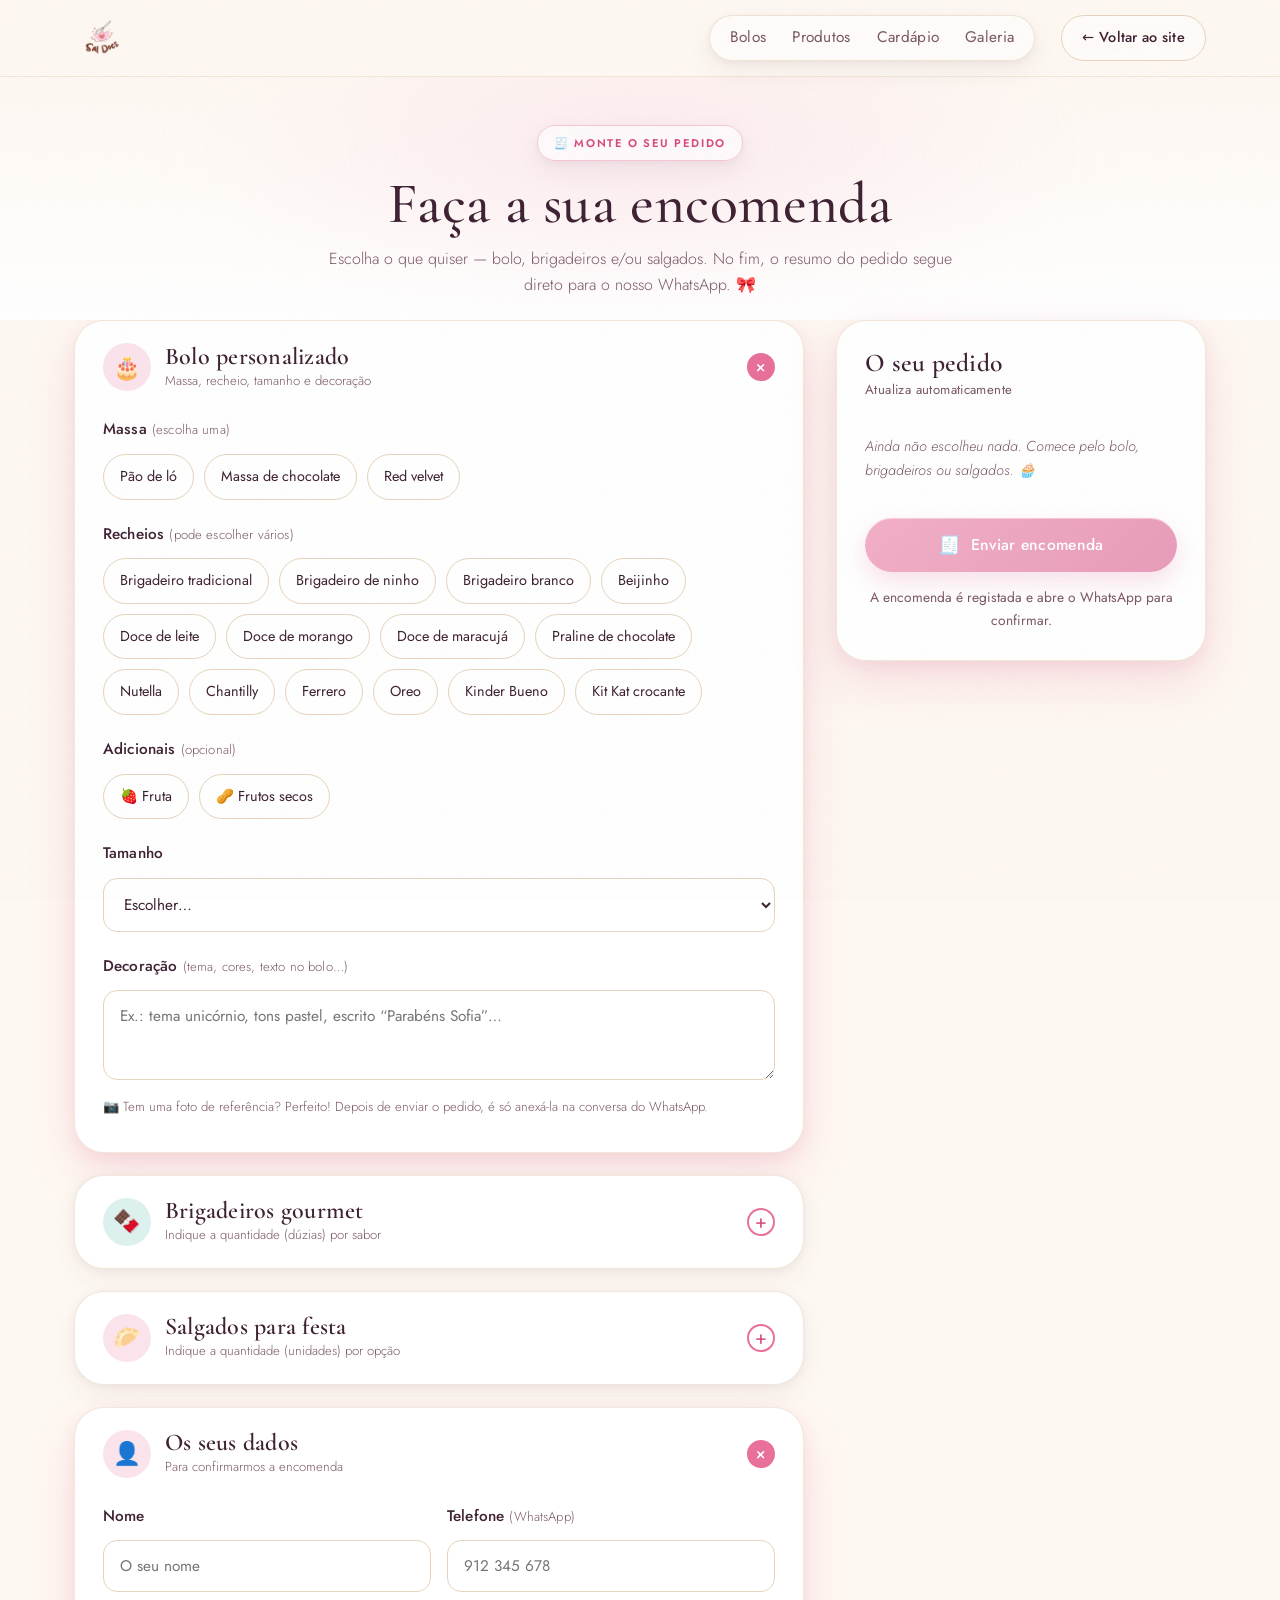
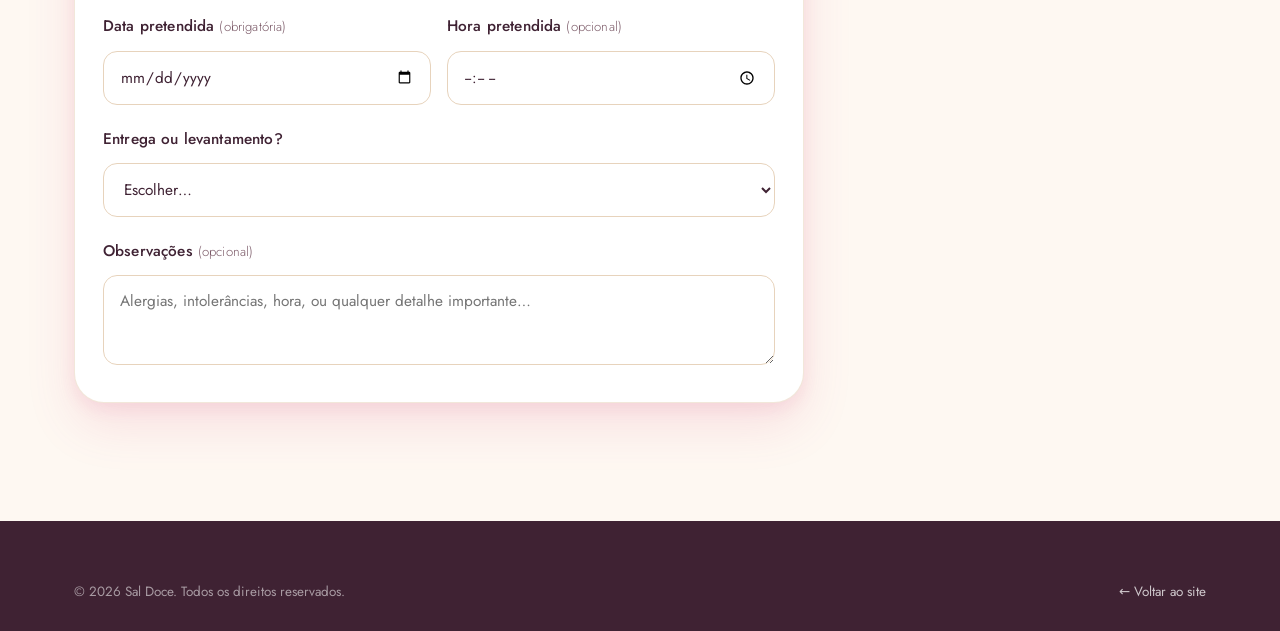
<file: encomenda.html>
<!DOCTYPE html>
<html lang="pt-PT">
<head>
  <meta charset="UTF-8" />
  <meta name="viewport" content="width=device-width, initial-scale=1.0" />
  <meta name="theme-color" content="#E8709B" />
  <title>Fazer encomenda — Sal Doce</title>
  <meta name="description" content="Monte a sua encomenda na Sal Doce: bolo personalizado, brigadeiros e salgados. Envie o pedido resumido no WhatsApp." />
  <meta name="robots" content="index,follow" />

  <link rel="preconnect" href="https://fonts.googleapis.com" />
  <link rel="preconnect" href="https://fonts.gstatic.com" crossorigin />
  <link href="https://fonts.googleapis.com/css2?family=Cormorant+Garamond:ital,wght@0,400;0,500;0,600;0,700;1,400;1,500&family=Jost:wght@300;400;500;600&family=Pinyon+Script&display=swap" rel="stylesheet" />

  <link rel="stylesheet" href="styles.css" />
  <link rel="icon" href="assets/logo.png" />
</head>
<body>

  <!-- ============ HEADER ============ -->
  <header class="site-header">
    <div class="container nav">
      <a href="index.html" class="brand" aria-label="Sal Doce — início">
        <img src="assets/logo.png" alt="Sal Doce" class="brand-logo" />
      </a>
      <nav class="nav-links" id="navLinks" aria-label="Navegação principal">
        <a href="index.html#bolos">Bolos</a>
        <a href="index.html#produtos">Produtos</a>
        <a href="index.html#cardapio">Cardápio</a>
        <a href="index.html#galeria">Galeria</a>
      </nav>
      <a href="index.html" class="btn btn-ghost btn-sm nav-cta">← Voltar ao site</a>
      <button class="nav-toggle" id="navToggle" aria-label="Abrir menu" aria-expanded="false"><span></span><span></span><span></span></button>
    </div>
  </header>

  <!-- ============ INTRO ============ -->
  <section class="order-hero">
    <div class="container">
      <span class="eyebrow">🧾 Monte o seu pedido</span>
      <h1>Faça a sua encomenda</h1>
      <p>Escolha o que quiser — bolo, brigadeiros e/ou salgados. No fim, o resumo do pedido segue direto para o nosso WhatsApp. 🎀</p>
    </div>
  </section>

  <div class="container">
    <div class="order-wrap">

      <!-- ===== COLUNA DE OPÇÕES ===== -->
      <div class="order-form">

        <!-- ---- BOLO ---- -->
        <section class="order-block open" data-block="bolo">
          <header data-toggle>
            <div class="ob-ico">🎂</div>
            <div><h2>Bolo personalizado</h2><div class="ob-sub">Massa, recheio, tamanho e decoração</div></div>
            <div class="ob-tog" aria-hidden="true">+</div>
          </header>
          <div class="order-body"><div class="order-inner">
            <div class="field">
              <label class="flabel">Massa <span class="opt">(escolha uma)</span></label>
              <div class="chips" data-group="massa">
                <label class="chip"><input type="radio" name="massa" value="Pão de ló"><span>Pão de ló</span></label>
                <label class="chip"><input type="radio" name="massa" value="Massa de chocolate"><span>Massa de chocolate</span></label>
                <label class="chip"><input type="radio" name="massa" value="Massa red velvet"><span>Red velvet</span></label>
              </div>
            </div>

            <div class="field">
              <label class="flabel">Recheios <span class="opt">(pode escolher vários)</span></label>
              <div class="chips" data-group="recheio">
                <label class="chip"><input type="checkbox" name="recheio" value="Brigadeiro tradicional"><span>Brigadeiro tradicional</span></label>
                <label class="chip"><input type="checkbox" name="recheio" value="Brigadeiro de ninho"><span>Brigadeiro de ninho</span></label>
                <label class="chip"><input type="checkbox" name="recheio" value="Brigadeiro branco"><span>Brigadeiro branco</span></label>
                <label class="chip"><input type="checkbox" name="recheio" value="Beijinho"><span>Beijinho</span></label>
                <label class="chip"><input type="checkbox" name="recheio" value="Doce de leite"><span>Doce de leite</span></label>
                <label class="chip"><input type="checkbox" name="recheio" value="Doce de morango"><span>Doce de morango</span></label>
                <label class="chip"><input type="checkbox" name="recheio" value="Doce de maracujá"><span>Doce de maracujá</span></label>
                <label class="chip"><input type="checkbox" name="recheio" value="Praline de chocolate"><span>Praline de chocolate</span></label>
                <label class="chip"><input type="checkbox" name="recheio" value="Nutella"><span>Nutella</span></label>
                <label class="chip"><input type="checkbox" name="recheio" value="Chantilly"><span>Chantilly</span></label>
                <label class="chip"><input type="checkbox" name="recheio" value="Ferrero"><span>Ferrero</span></label>
                <label class="chip"><input type="checkbox" name="recheio" value="Oreo"><span>Oreo</span></label>
                <label class="chip"><input type="checkbox" name="recheio" value="Kinder Bueno"><span>Kinder Bueno</span></label>
                <label class="chip"><input type="checkbox" name="recheio" value="Kit Kat crocante"><span>Kit Kat crocante</span></label>
              </div>
            </div>

            <div class="field">
              <label class="flabel">Adicionais <span class="opt">(opcional)</span></label>
              <div class="chips" data-group="adicional">
                <label class="chip menta"><input type="checkbox" name="adicional" value="Fruta"><span>🍓 Fruta</span></label>
                <label class="chip menta"><input type="checkbox" name="adicional" value="Frutos secos"><span>🥜 Frutos secos</span></label>
              </div>
            </div>

            <div class="field">
              <label class="flabel" for="tamanho">Tamanho</label>
              <select id="tamanho" class="input">
                <option value="">Escolher…</option>
                <option value="1 kg">1 kg (≈ 8–10 fatias)</option>
                <option value="1,5 kg">1,5 kg (≈ 12–15 fatias)</option>
                <option value="2 kg">2 kg (≈ 16–20 fatias)</option>
                <option value="2,5 kg">2,5 kg (≈ 20–25 fatias)</option>
                <option value="3 kg">3 kg (≈ 25–30 fatias)</option>
                <option value="4 kg">4 kg (≈ 35–40 fatias)</option>
                <option value="A combinar">A combinar</option>
              </select>
            </div>

            <div class="field" style="margin-bottom:6px">
              <label class="flabel" for="decoracao">Decoração <span class="opt">(tema, cores, texto no bolo…)</span></label>
              <textarea id="decoracao" class="input" placeholder="Ex.: tema unicórnio, tons pastel, escrito “Parabéns Sofia”…"></textarea>
              <p class="hint">📷 Tem uma foto de referência? Perfeito! Depois de enviar o pedido, é só anexá-la na conversa do WhatsApp.</p>
            </div>
          </div></div>
        </section>

        <!-- ---- BRIGADEIROS ---- -->
        <section class="order-block blk-menta" data-block="brigadeiro">
          <header data-toggle>
            <div class="ob-ico">🍫</div>
            <div><h2>Brigadeiros gourmet</h2><div class="ob-sub">Indique a quantidade (dúzias) por sabor</div></div>
            <div class="ob-tog" aria-hidden="true">+</div>
          </header>
          <div class="order-body"><div class="order-inner">
            <div class="qty-list" data-qtygroup="brigadeiro" data-unit="dúzia(s)">
              <!-- preenchido por JS -->
            </div>
          </div></div>
        </section>

        <!-- ---- SALGADOS ---- -->
        <section class="order-block" data-block="salgado">
          <header data-toggle>
            <div class="ob-ico">🥟</div>
            <div><h2>Salgados para festa</h2><div class="ob-sub">Indique a quantidade (unidades) por opção</div></div>
            <div class="ob-tog" aria-hidden="true">+</div>
          </header>
          <div class="order-body"><div class="order-inner">
            <div class="qty-list" data-qtygroup="salgado" data-unit="unid.">
              <!-- preenchido por JS -->
            </div>
          </div></div>
        </section>

        <!-- ---- CONTACTO ---- -->
        <section class="order-block open" data-block="contacto">
          <header data-toggle>
            <div class="ob-ico">👤</div>
            <div><h2>Os seus dados</h2><div class="ob-sub">Para confirmarmos a encomenda</div></div>
            <div class="ob-tog" aria-hidden="true">+</div>
          </header>
          <div class="order-body"><div class="order-inner">
            <div class="row2">
              <div class="field">
                <label class="flabel" for="nome">Nome</label>
                <input type="text" id="nome" class="input" placeholder="O seu nome" autocomplete="name">
              </div>
              <div class="field">
                <label class="flabel" for="telefone">Telefone <span class="opt">(WhatsApp)</span></label>
                <input type="tel" id="telefone" class="input" placeholder="912 345 678" autocomplete="tel" inputmode="tel">
              </div>
            </div>
            <div class="row2">
              <div class="field">
                <label class="flabel" for="data">Data pretendida <span class="opt">(obrigatória)</span></label>
                <input type="date" id="data" class="input">
              </div>
              <div class="field">
                <label class="flabel" for="hora">Hora pretendida <span class="opt">(opcional)</span></label>
                <input type="time" id="hora" class="input">
              </div>
            </div>
            <div class="field">
              <label class="flabel" for="entrega">Entrega ou levantamento?</label>
              <select id="entrega" class="input">
                <option value="">Escolher…</option>
                <option value="Levantamento">Levantamento</option>
                <option value="Entrega">Entrega (combinar zona)</option>
              </select>
            </div>
            <div class="field" style="margin-bottom:0">
              <label class="flabel" for="obs">Observações <span class="opt">(opcional)</span></label>
              <textarea id="obs" class="input" placeholder="Alergias, intolerâncias, hora, ou qualquer detalhe importante…"></textarea>
            </div>
          </div></div>
        </section>

      </div>

      <!-- ===== RESUMO STICKY ===== -->
      <aside class="summary" aria-label="Resumo do pedido">
        <h2>O seu pedido</h2>
        <p class="sum-sub">Atualiza automaticamente</p>
        <div class="sum-body" id="sumBody">
          <p class="sum-empty">Ainda não escolheu nada. Comece pelo bolo, brigadeiros ou salgados. 🧁</p>
        </div>
        <a href="#" class="btn btn-primary btn-block js-send" id="sendBtn" aria-disabled="true">
          <span class="wa-icon" aria-hidden="true">🧾</span> Enviar encomenda
        </a>
        <p class="micro" id="sendHint">A encomenda é registada e abre o WhatsApp para confirmar.</p>
      </aside>

    </div>
  </div>

  <!-- ============ FOOTER ============ -->
  <footer class="site-footer">
    <div class="container footer-bottom" style="border:0; padding-top:0">
      <p>© <span id="year"></span> Sal Doce. Todos os direitos reservados.</p>
      <p><a href="index.html" style="color:rgba(255,255,255,.75)">← Voltar ao site</a></p>
    </div>
  </footer>

  <script src="config.js?v=20260817"></script>
  <script src="encomenda.js?v=20260817"></script>
</body>
</html>
</file>
<file: styles.css>
/* =========================================================
   SAL DOCE — Landing Page
   Estética: patisserie de luxo • rosa + creme + menta
   Fontes: Cormorant Garamond (display) · Jost (UI) · Pinyon (script)
   ========================================================= */

:root {
  --rosa:        #E8709B;
  --rosa-forte:  #D64C82;
  --rosa-claro:  #F7C6D9;
  --rosa-suave:  #FBE3EC;
  --rosa-veu:    #FDEEF4;
  --menta:       #5FC2B8;
  --menta-forte: #3FA79C;
  --menta-suave: #DCF1EE;
  --creme:       #FEF8F2;
  --creme2:      #FDF3EA;
  --bege:        #F3E7D8;
  --bege-escuro: #E7D3BC;
  --choco:       #4A2C1E;
  --choco2:      #6B4326;
  --plum:        #3F2233;
  --plum-suave:  #7A5866;
  --dourado:     #C9A15B;
  --dourado-cl:  #E8CE97;
  --branco:      #FFFFFF;

  --sombra-sm: 0 6px 22px rgba(63, 34, 51, 0.07);
  --sombra-md: 0 18px 44px rgba(214, 76, 130, 0.14);
  --sombra-lg: 0 34px 80px rgba(214, 76, 130, 0.22);
  --glass: rgba(255, 255, 255, 0.65);

  --radius:    20px;
  --radius-lg: 30px;
  --maxw: 1180px;

  --ff-head: "Cormorant Garamond", Georgia, serif;
  --ff-script: "Pinyon Script", cursive;
  --ff-body: "Jost", system-ui, -apple-system, sans-serif;

  --ease: cubic-bezier(0.22, 1, 0.36, 1);
}

* { box-sizing: border-box; margin: 0; padding: 0; }
html { scroll-behavior: smooth; scroll-padding-top: 88px; }
body {
  font-family: var(--ff-body);
  color: var(--plum);
  background: var(--creme);
  line-height: 1.65;
  font-weight: 400;
  -webkit-font-smoothing: antialiased;
  overflow-x: hidden;
}
img { max-width: 100%; display: block; }
a { color: inherit; text-decoration: none; }

.container { width: 100%; max-width: var(--maxw); margin: 0 auto; padding: 0 24px; }
.container-narrow { max-width: 780px; }
.center { text-align: center; }

h1, h2, h3, h4 { font-family: var(--ff-head); font-weight: 600; line-height: 1.08; color: var(--plum); letter-spacing: .01em; }

/* ---------- Botões ---------- */
.btn {
  --pad-y: 14px; --pad-x: 28px;
  position: relative; overflow: hidden;
  display: inline-flex; align-items: center; gap: 9px;
  padding: var(--pad-y) var(--pad-x);
  border: none; border-radius: 999px;
  font-family: var(--ff-body); font-weight: 500; font-size: 0.98rem; letter-spacing: .02em;
  cursor: pointer; white-space: nowrap;
  transition: transform .25s var(--ease), box-shadow .25s var(--ease), background .25s ease, color .25s ease;
}
.btn:active { transform: translateY(1px) scale(.99); }
.btn-primary { background: linear-gradient(135deg, var(--rosa) 0%, var(--rosa-forte) 100%); color: #fff; box-shadow: var(--sombra-md); }
.btn-primary:hover { transform: translateY(-3px); box-shadow: var(--sombra-lg); }
.btn-menta { background: linear-gradient(135deg, var(--menta) 0%, var(--menta-forte) 100%); color: #fff; box-shadow: 0 16px 38px rgba(63,167,156,.24); }
.btn-menta:hover { transform: translateY(-3px); box-shadow: 0 22px 50px rgba(63,167,156,.32); }
.btn-ghost { background: rgba(255,255,255,.5); color: var(--plum); border: 1.5px solid var(--bege-escuro); backdrop-filter: blur(6px); }
.btn-ghost:hover { background: var(--rosa-suave); border-color: var(--rosa-claro); transform: translateY(-3px); }
.btn-white { background: #fff; color: var(--rosa-forte); box-shadow: var(--sombra-md); }
.btn-white:hover { transform: translateY(-3px); box-shadow: var(--sombra-lg); }
.btn-lg { --pad-y: 17px; --pad-x: 34px; font-size: 1.02rem; }
.btn-sm { --pad-y: 10px; --pad-x: 20px; font-size: .9rem; }
.btn-block { width: 100%; justify-content: center; }
.wa-icon { font-size: 1.15em; line-height: 1; }
/* brilho que varre o botão */
.btn-shine::after {
  content: ""; position: absolute; top: 0; left: -120%; width: 60%; height: 100%;
  background: linear-gradient(100deg, transparent, rgba(255,255,255,.55), transparent);
  transform: skewX(-18deg); animation: shine 3.6s ease-in-out infinite;
}
@keyframes shine { 0%, 55% { left: -120%; } 85%, 100% { left: 140%; } }

/* ---------- Abertura mágica ---------- */
.intro {
  position: fixed; inset: 0; z-index: 999;
  background: radial-gradient(80% 80% at 50% 45%, var(--creme) 0%, var(--rosa-veu) 100%);
  display: flex; align-items: center; justify-content: center;
  animation: intro-out .8s var(--ease) forwards; animation-delay: 1.7s;
}
.intro-inner { text-align: center; }
.intro-logo { height: 96px; margin: 0 auto 18px; animation: intro-pop 1s var(--ease) both; filter: drop-shadow(0 10px 24px rgba(214,76,130,.25)); }
.intro-line { display: block; width: 0; height: 2px; margin: 0 auto; background: linear-gradient(90deg, transparent, var(--rosa), transparent); animation: intro-line 1.3s var(--ease) .3s forwards; }
@keyframes intro-pop { 0% { opacity: 0; transform: scale(.8) translateY(10px); } 60% { opacity: 1; } 100% { opacity: 1; transform: scale(1) translateY(0); } }
@keyframes intro-line { to { width: 190px; } }
@keyframes intro-out { to { opacity: 0; visibility: hidden; transform: scale(1.04); } }
.intro.done { display: none; }

/* ---------- Header ---------- */
.site-header {
  position: sticky; top: 0; z-index: 100;
  background: rgba(254, 248, 242, 0.78);
  backdrop-filter: blur(16px) saturate(1.3);
  border-bottom: 1px solid rgba(231, 211, 188, 0.5);
}
.nav { display: flex; align-items: center; gap: 22px; height: 76px; }
.brand { display: inline-flex; align-items: center; gap: 10px; }
.brand-logo { height: 48px; width: auto; transition: transform .3s var(--ease); }
.brand:hover .brand-logo { transform: rotate(-4deg) scale(1.05); }
.brand-name { display: none; }

.nav-links { display: flex; gap: 26px; margin-left: auto; }
.nav-links a { font-weight: 400; font-size: .96rem; letter-spacing: .02em; color: var(--plum-suave); position: relative; }
.nav-links a:hover { color: var(--rosa-forte); }
.nav-links a::after { content: ""; position: absolute; left: 0; bottom: -6px; width: 0; height: 1.5px; background: var(--rosa); border-radius: 2px; transition: width .25s var(--ease); }
.nav-links a:hover::after { width: 100%; }
.nav-cta { margin-left: 4px; }

.nav-toggle { display: none; flex-direction: column; gap: 5px; background: none; border: none; cursor: pointer; padding: 6px; }
.nav-toggle span { width: 24px; height: 2px; background: var(--plum); border-radius: 2px; transition: .25s; }
.nav-toggle.open span:nth-child(1) { transform: translateY(7px) rotate(45deg); }
.nav-toggle.open span:nth-child(2) { opacity: 0; }
.nav-toggle.open span:nth-child(3) { transform: translateY(-7px) rotate(-45deg); }

/* ---------- Hero ---------- */
.hero { position: relative; padding: 84px 0 20px; overflow: hidden; background: linear-gradient(180deg, var(--creme) 0%, #fff 92%); }

/* aurora animada */
.aurora { position: absolute; inset: -20% -10% 0 -10%; z-index: 0; filter: blur(70px); opacity: .8; }
.aurora span { position: absolute; display: block; border-radius: 50%; mix-blend-mode: multiply; }
.aurora span:nth-child(1) { width: 46vw; height: 46vw; background: var(--rosa-claro); top: -6%; right: 4%; animation: aur1 16s ease-in-out infinite; }
.aurora span:nth-child(2) { width: 40vw; height: 40vw; background: var(--menta-suave); bottom: -14%; left: -4%; animation: aur2 19s ease-in-out infinite; }
.aurora span:nth-child(3) { width: 30vw; height: 30vw; background: var(--dourado-cl); top: 24%; left: 32%; opacity: .5; animation: aur3 22s ease-in-out infinite; }
.aurora span:nth-child(4) { width: 34vw; height: 34vw; background: var(--rosa-suave); top: 10%; left: -8%; animation: aur1 24s ease-in-out infinite reverse; }
@keyframes aur1 { 0%,100% { transform: translate(0,0) scale(1); } 50% { transform: translate(-6%, 6%) scale(1.12); } }
@keyframes aur2 { 0%,100% { transform: translate(0,0) scale(1); } 50% { transform: translate(8%, -5%) scale(1.15); } }
@keyframes aur3 { 0%,100% { transform: translate(0,0) scale(1); } 50% { transform: translate(-10%, -8%) scale(.9); } }

/* partículas cintilantes */
.sparkles { position: absolute; inset: 0; z-index: 1; pointer-events: none; }
.sparkles i { position: absolute; border-radius: 50%; background: radial-gradient(circle, #fff 0%, var(--dourado-cl) 55%, transparent 72%); box-shadow: 0 0 10px rgba(232,206,151,.95); animation: twinkle 3s ease-in-out infinite; }
@keyframes twinkle { 0%, 100% { opacity: 0; transform: scale(.3); } 50% { opacity: 1; transform: scale(1); } }

/* ingredientes a flutuar (ambiente, atrás do texto — nunca tapam a leitura) */
.floaties { position: absolute; inset: 0; z-index: 1; pointer-events: none; }
.fl { position: absolute; line-height: 1; filter: drop-shadow(0 10px 18px rgba(214,76,130,.22)); animation: float-y var(--dur, 9s) ease-in-out infinite; animation-delay: var(--dl, 0s); will-change: transform; pointer-events: auto; cursor: pointer; -webkit-tap-highlight-color: transparent; }
.fl::after { content: ""; position: absolute; inset: -30%; border-radius: 50%; background: radial-gradient(circle, rgba(255,255,255,.5), transparent 68%); z-index: -1; opacity: .7; }
@keyframes float-y { 0% { transform: translate(0,0) rotate(-6deg); } 50% { transform: translate(10px,-26px) rotate(8deg); } 100% { transform: translate(0,0) rotate(-6deg); } }
.fl.pop { animation: pop .6s var(--ease); }
@keyframes pop { 0% { transform: scale(1) rotate(0); } 35% { transform: scale(1.5) rotate(180deg); } 100% { transform: scale(1) rotate(360deg); } }

/* explosão de brilhos ao toque */
.tap-burst { position: fixed; z-index: 9998; pointer-events: none; font-size: 1.1rem; will-change: transform, opacity; animation: burst .8s ease-out forwards; }
@keyframes burst { 0% { opacity: 1; transform: translate(0,0) scale(.4) rotate(0); } 100% { opacity: 0; transform: translate(var(--bx,0), var(--by,-40px)) scale(1.1) rotate(var(--br,90deg)); } }

/* onda (ripple) nos botões e cartões */
.ripple { position: absolute; border-radius: 50%; transform: translate(-50%,-50%) scale(0); background: rgba(255,255,255,.55); pointer-events: none; animation: ripple .6s ease-out forwards; }
.card .ripple, .bolo .ripple, .g-item .ripple, .feature .ripple { background: rgba(232,112,155,.28); }
@keyframes ripple { to { transform: translate(-50%,-50%) scale(1); opacity: 0; } }

.hero-grid { position: relative; z-index: 2; display: grid; grid-template-columns: 1.05fr 0.95fr; gap: 50px; align-items: center; }

.eyebrow { display: inline-flex; align-items: center; gap: 6px; background: var(--glass); color: var(--rosa-forte); border: 1px solid var(--rosa-claro); padding: 8px 16px; border-radius: 999px; font-size: .8rem; font-weight: 500; letter-spacing: .04em; box-shadow: var(--sombra-sm); backdrop-filter: blur(6px); }
.eyebrow.menta { color: var(--menta-forte); border-color: var(--menta); }

.hero-title { font-size: clamp(2.9rem, 6.4vw, 5rem); font-weight: 500; margin: 22px 0 20px; letter-spacing: -0.005em; }
.hero-title .line { display: block; }
.hero-title .w { display: inline-block; }
.hl { color: var(--rosa-forte); }
.script { font-family: var(--ff-script); font-weight: 400; font-size: 1.35em; line-height: .9; padding: 0 .06em; }
.lead { font-size: 1.16rem; color: var(--plum-suave); max-width: 31rem; font-weight: 300; }
.hero-cta { display: flex; flex-wrap: wrap; gap: 14px; margin: 30px 0 28px; }
.hero-trust { list-style: none; display: flex; flex-wrap: wrap; gap: 30px; padding-top: 20px; border-top: 1px solid rgba(231,211,188,.7); }
.hero-trust li { font-size: .86rem; color: var(--plum-suave); letter-spacing: .02em; }
.hero-trust strong { display: block; font-family: var(--ff-head); font-weight: 600; font-size: 1.6rem; color: var(--plum); }

.hero-visual { position: relative; }
.hero-halo { position: absolute; inset: -12% -8%; z-index: 0; border-radius: 50%; background: conic-gradient(from 0deg, var(--rosa-claro), var(--menta-suave), var(--dourado-cl), var(--rosa-suave), var(--rosa-claro)); filter: blur(38px); opacity: .55; animation: spin 24s linear infinite; }
@keyframes spin { to { transform: rotate(360deg); } }
.hero-photo { position: relative; z-index: 1; aspect-ratio: 4 / 5; border-radius: var(--radius-lg); background: var(--rosa-suave); box-shadow: var(--sombra-lg); border: 8px solid #fff; overflow: hidden; transform: rotate(-1.6deg); animation: float-photo 7s ease-in-out infinite; }
.hero-photo img { width: 100%; height: 100%; object-fit: cover; object-position: center 40%; }
@keyframes float-photo { 0%, 100% { transform: rotate(-1.6deg) translateY(0); } 50% { transform: rotate(-1.6deg) translateY(-12px); } }
.hero-badge { position: absolute; z-index: 2; padding: 11px 17px; border-radius: 16px; font-size: .84rem; font-weight: 500; color: var(--plum); box-shadow: var(--sombra-md); animation: floaty 4.5s ease-in-out infinite; }
.glass { background: var(--glass); backdrop-filter: blur(10px); border: 1px solid rgba(255,255,255,.6); }
.hero-badge-1 { top: 30px; left: -20px; }
.hero-badge-2 { bottom: 46px; right: -18px; animation-delay: 1.4s; }
.hero-badge.menta { color: var(--menta-forte); }
@keyframes floaty { 0%,100% { transform: translateY(0); } 50% { transform: translateY(-10px); } }

/* animações de entrada (hero) */
.up { opacity: 0; transform: translateY(26px); animation: up .9s var(--ease) forwards; animation-delay: var(--d, 0s); }
.up-scale { opacity: 0; transform: scale(.94) translateY(20px); animation: upscale 1.1s var(--ease) forwards; animation-delay: var(--d, 0s); }
.hero-title .w { opacity: 0; transform: translateY(40px) rotate(2deg); animation: wordrise 1s var(--ease) forwards; animation-delay: var(--d, 0s); }
@keyframes up { to { opacity: 1; transform: none; } }
@keyframes upscale { to { opacity: 1; transform: none; } }
@keyframes wordrise { to { opacity: 1; transform: none; } }

/* ---------- Carrossel automático ---------- */
.strip { padding: 22px 0; background: linear-gradient(180deg, #fff, var(--creme2)); overflow: hidden; -webkit-mask-image: linear-gradient(90deg, transparent, #000 6%, #000 94%, transparent); mask-image: linear-gradient(90deg, transparent, #000 6%, #000 94%, transparent); }
.strip-track { display: flex; gap: 16px; width: max-content; animation: slide 46s linear infinite; }
.strip:hover .strip-track { animation-play-state: paused; }
.strip-item { width: 200px; height: 200px; border-radius: var(--radius); overflow: hidden; box-shadow: var(--sombra-sm); border: 4px solid #fff; flex: 0 0 auto; transition: transform .35s var(--ease); }
.strip-item:hover { transform: scale(1.05) rotate(-1deg); }
.strip-item img { width: 100%; height: 100%; object-fit: cover; }
@keyframes slide { from { transform: translateX(0); } to { transform: translateX(-50%); } }

/* ---------- Reel / vídeo ---------- */
.section-reel { background: linear-gradient(180deg, #fff 0%, var(--menta-suave) 100%); }
.reel-grid { display: grid; grid-template-columns: 1fr 320px; gap: 54px; align-items: center; }
.reel-copy h2 { font-size: clamp(2rem, 4.2vw, 3rem); font-weight: 500; margin: 14px 0 14px; }
.reel-phone { justify-self: center; position: relative; width: 300px; aspect-ratio: 9 / 19; background: linear-gradient(160deg, #241319, #140b0f); border-radius: 44px; padding: 11px; box-shadow: var(--sombra-lg), inset 0 0 0 2px rgba(255,255,255,.08); }
.reel-notch { position: absolute; top: 15px; left: 50%; transform: translateX(-50%); width: 104px; height: 22px; background: #0c0709; border-radius: 0 0 14px 14px; z-index: 4; }
.reel-screen { position: relative; width: 100%; height: 100%; border-radius: 34px; overflow: hidden; background: #000; }
.reel-slide { position: absolute; inset: 0; width: 100%; height: 100%; object-fit: cover; opacity: 0; transform: scale(1); transition: opacity 1s ease, transform 3.4s ease; }
.reel-slide.active { opacity: 1; transform: scale(1.12); z-index: 1; }
.reel-badge { position: absolute; top: 30px; left: 14px; z-index: 3; background: rgba(0,0,0,.42); color: #fff; font-size: .74rem; font-weight: 500; padding: 5px 11px; border-radius: 999px; backdrop-filter: blur(4px); letter-spacing: .02em; }
.reel-progress { position: absolute; top: 18px; left: 14px; right: 14px; height: 3px; background: rgba(255,255,255,.32); border-radius: 2px; overflow: hidden; z-index: 3; }
.reel-progress::after { content: ""; display: block; height: 100%; background: #fff; width: 0; animation: reelprog 2.8s linear infinite; }
@keyframes reelprog { from { width: 0; } to { width: 100%; } }

/* ---------- Secções ---------- */
.section { padding: 92px 0; }
.section-alt { background: linear-gradient(180deg, #fff 0%, var(--rosa-veu) 100%); }
.section-menta { background: linear-gradient(180deg, #fff 0%, var(--menta-suave) 100%); }
.section-head { text-align: center; max-width: 660px; margin: 0 auto 52px; }
.section-head h2 { font-size: clamp(2.2rem, 4.6vw, 3.2rem); font-weight: 500; margin: 14px 0 14px; }
.section-sub, .section-note { color: var(--plum-suave); font-weight: 300; }
.section-note { text-align: center; font-size: .9rem; margin-top: 28px; }
.micro { font-size: .86rem; color: var(--plum-suave); margin-top: 14px; }

/* ---------- Bolos em destaque ---------- */
.bolos { display: grid; grid-template-columns: 1.2fr 1fr 1fr; grid-auto-rows: 244px; gap: 18px; }
.bolo { position: relative; border-radius: var(--radius); overflow: hidden; box-shadow: var(--sombra-sm); border: 1px solid rgba(231,211,188,.5); }
.bolo::after { content: ""; position: absolute; inset: 0; background: linear-gradient(180deg, transparent 55%, rgba(63,34,51,.4)); opacity: 0; transition: opacity .35s ease; }
.bolo:hover::after { opacity: 1; }
.bolo:first-child { grid-row: span 2; }
.bolo img { width: 100%; height: 100%; object-fit: cover; transition: transform .6s var(--ease); }
.bolo:hover img { transform: scale(1.08); }
.bolo-tag { position: absolute; z-index: 2; left: 15px; bottom: 15px; background: var(--glass); backdrop-filter: blur(8px); color: var(--plum); padding: 8px 15px; border-radius: 999px; font-size: .82rem; font-weight: 500; box-shadow: var(--sombra-sm); }
.bolo-tag.menta { color: var(--menta-forte); }

/* ---------- Cards de produto ---------- */
.cards { display: grid; grid-template-columns: repeat(4, 1fr); gap: 24px; }
.card { position: relative; background: #fff; border-radius: var(--radius); overflow: hidden; box-shadow: var(--sombra-sm); border: 1px solid rgba(231, 211, 188, 0.5); transition: transform .3s var(--ease), box-shadow .3s var(--ease); }
.card:hover { transform: translateY(-8px); box-shadow: var(--sombra-md); }
.card:active { transform: scale(.98); }
.card-media { height: 200px; overflow: hidden; background: var(--rosa-suave); }
.card-media img { width: 100%; height: 100%; object-fit: cover; transition: transform .5s var(--ease); }
.card:hover .card-media img { transform: scale(1.08); }
.card-body { padding: 20px 22px 24px; }
.card-body h3 { font-size: 1.4rem; font-weight: 600; margin-bottom: 6px; }
.card-body p { font-size: .9rem; color: var(--plum-suave); margin-bottom: 14px; font-weight: 300; }
.card-price { display: inline-block; font-weight: 500; color: var(--rosa-forte); background: var(--rosa-suave); padding: 5px 13px; border-radius: 999px; font-size: .8rem; letter-spacing: .03em; }
.card-price.menta { color: var(--menta-forte); background: var(--menta-suave); }

/* ---------- Cardápio ---------- */
.menu-grid { display: grid; grid-template-columns: 1fr 1fr; gap: 28px; }
.menu-card { background: #fff; border-radius: var(--radius-lg); padding: 38px 34px; box-shadow: var(--sombra-sm); border: 1px solid rgba(231,211,188,.5); position: relative; overflow: hidden; }
.menu-card::before { content: ""; position: absolute; top: -40px; right: -40px; width: 130px; height: 130px; border-radius: 50%; background: var(--rosa-suave); opacity: .5; }
.menu-card.massas::before { background: var(--menta-suave); }
.menu-card h3 { font-size: 2rem; font-weight: 600; margin-bottom: 2px; color: var(--rosa-forte); position: relative; }
.menu-card .menu-sub { font-size: .82rem; color: var(--plum-suave); margin-bottom: 20px; letter-spacing: .04em; text-transform: uppercase; position: relative; }
.menu-list { list-style: none; columns: 2; column-gap: 24px; position: relative; }
.menu-list li { padding: 7px 0 7px 26px; position: relative; font-size: 1.02rem; break-inside: avoid; }
.menu-list li::before { content: "♥"; position: absolute; left: 0; color: var(--menta); font-size: .85rem; top: 9px; }
.menu-card.massas h3 { color: var(--menta-forte); }
.menu-card.massas .menu-list li::before { color: var(--rosa); }
.menu-note { margin-top: 26px; font-size: .92rem; color: var(--plum-suave); }

/* ---------- Vantagens ---------- */
.features { display: grid; grid-template-columns: repeat(4, 1fr); gap: 24px; }
.feature { position: relative; overflow: hidden; background: #fff; border-radius: var(--radius); padding: 34px 26px; text-align: center; box-shadow: var(--sombra-sm); border: 1px solid rgba(231, 211, 188, 0.5); transition: transform .3s var(--ease); }
.feature:hover { transform: translateY(-6px); }
.feature:active, .g-item:active, .bolo:active { transform: scale(.98); }
.feature-ico { width: 70px; height: 70px; margin: 0 auto 18px; display: flex; align-items: center; justify-content: center; background: var(--rosa-suave); border-radius: 50%; font-size: 1.8rem; box-shadow: inset 0 0 0 6px rgba(255,255,255,.6); }
.feature:nth-child(even) .feature-ico { background: var(--menta-suave); }
.feature h3 { font-size: 1.32rem; font-weight: 600; margin-bottom: 8px; }
.feature p { font-size: .9rem; color: var(--plum-suave); font-weight: 300; }

/* ---------- Passos ---------- */
.steps { display: grid; grid-template-columns: repeat(3, 1fr); gap: 26px; }
.step { position: relative; background: #fff; border-radius: var(--radius); padding: 38px 28px 30px; box-shadow: var(--sombra-sm); border: 1px solid rgba(231, 211, 188, 0.5); }
.step-num { position: absolute; top: -24px; left: 28px; width: 50px; height: 50px; border-radius: 50%; background: linear-gradient(135deg, var(--rosa), var(--rosa-forte)); color: #fff; display: flex; align-items: center; justify-content: center; font-family: var(--ff-head); font-size: 1.5rem; font-weight: 600; box-shadow: var(--sombra-md); }
.step:nth-child(2) .step-num { background: linear-gradient(135deg, var(--menta), var(--menta-forte)); }
.step h3 { font-size: 1.4rem; font-weight: 600; margin: 14px 0 8px; }
.step p { font-size: .94rem; color: var(--plum-suave); font-weight: 300; }

/* ---------- Galeria ---------- */
.gallery { display: grid; grid-template-columns: repeat(6, 1fr); gap: 14px; }
.g-item { position: relative; aspect-ratio: 1; border-radius: var(--radius); overflow: hidden; box-shadow: var(--sombra-sm); border: 3px solid #fff; }
.g-item img { width: 100%; height: 100%; object-fit: cover; transition: transform .5s var(--ease); }
.g-item::after { content: "📷"; position: absolute; inset: 0; display: flex; align-items: center; justify-content: center; font-size: 1.6rem; background: rgba(214, 76, 130, 0.35); opacity: 0; transition: opacity .3s ease; }
.g-item:hover img { transform: scale(1.1); }
.g-item:hover::after { opacity: 1; }
#galeria .center { margin-top: 36px; }

/* ---------- Testemunhos ---------- */
.reviews { display: grid; grid-template-columns: repeat(3, 1fr); gap: 24px; }
.review { background: #fff; border-radius: var(--radius); padding: 32px 28px; box-shadow: var(--sombra-sm); border: 1px solid rgba(231, 211, 188, 0.5); position: relative; }
.review::before { content: "“"; position: absolute; top: 6px; right: 22px; font-family: var(--ff-head); font-size: 4rem; color: var(--rosa-claro); line-height: 1; }
.stars { color: var(--dourado); font-size: 1.05rem; letter-spacing: 2px; margin-bottom: 14px; }
.review blockquote { font-family: var(--ff-head); font-size: 1.28rem; font-weight: 500; font-style: italic; color: var(--plum); margin-bottom: 16px; line-height: 1.4; }
.review figcaption { font-weight: 500; color: var(--rosa-forte); font-size: .9rem; letter-spacing: .02em; }

/* ---------- CTA Final ---------- */
.cta-final { position: relative; padding: 92px 0; background: linear-gradient(135deg, var(--rosa) 0%, var(--rosa-forte) 55%, var(--menta-forte) 145%); text-align: center; color: #fff; overflow: hidden; }
.cta-final::before, .cta-final::after { content: ""; position: absolute; border-radius: 50%; background: rgba(255,255,255,.12); filter: blur(10px); }
.cta-final::before { width: 240px; height: 240px; top: -80px; left: -40px; }
.cta-final::after { width: 300px; height: 300px; bottom: -120px; right: -60px; }
.cta-inner { position: relative; z-index: 1; }
.cta-inner h2 { color: #fff; font-size: clamp(2.2rem, 4.8vw, 3.4rem); font-weight: 500; margin-bottom: 14px; }
.cta-inner p { color: rgba(255,255,255,.92); font-size: 1.14rem; margin-bottom: 30px; font-weight: 300; }
.cta-btns { display: flex; gap: 14px; justify-content: center; flex-wrap: wrap; }
.cta-ig { display: block; margin-top: 24px; color: rgba(255,255,255,.92); font-weight: 400; text-decoration: underline; text-underline-offset: 3px; letter-spacing: .02em; }
.cta-ig:hover { color: #fff; }

/* ---------- FAQ ---------- */
.faq { display: flex; flex-direction: column; gap: 12px; }
.faq details { background: #fff; border-radius: var(--radius); border: 1px solid rgba(231, 211, 188, 0.55); padding: 4px 24px; box-shadow: var(--sombra-sm); overflow: hidden; }
.faq summary { list-style: none; cursor: pointer; font-family: var(--ff-head); font-weight: 600; font-size: 1.24rem; padding: 18px 0; display: flex; justify-content: space-between; align-items: center; gap: 12px; }
.faq summary::-webkit-details-marker { display: none; }
.faq summary::after { content: "+"; font-size: 1.6rem; color: var(--rosa-forte); transition: transform .25s var(--ease); }
.faq details[open] summary::after { transform: rotate(45deg); }
.faq details p { padding: 0 0 20px; color: var(--plum-suave); font-weight: 300; }

/* ---------- Footer ---------- */
.site-footer { background: var(--plum); color: #fff; padding: 60px 0 28px; }
.footer-grid { display: grid; grid-template-columns: 1.6fr 1fr 1fr; gap: 36px; padding-bottom: 36px; }
.site-footer .brand-logo { height: 58px; filter: brightness(0) invert(1) sepia(.3) saturate(3) hue-rotate(300deg); }
.footer-tag { color: rgba(255,255,255,.68); margin-top: 14px; font-size: .94rem; max-width: 22rem; font-weight: 300; }
.footer-col h4 { color: #fff; font-family: var(--ff-body); font-weight: 500; font-size: .78rem; text-transform: uppercase; letter-spacing: .1em; margin-bottom: 16px; }
.footer-col a { display: block; color: rgba(255,255,255,.7); padding: 5px 0; font-size: .94rem; font-weight: 300; }
.footer-col a:hover { color: var(--rosa-claro); }
.footer-bottom { border-top: 1px solid rgba(255,255,255,.14); padding-top: 24px; display: flex; justify-content: space-between; flex-wrap: wrap; gap: 10px; color: rgba(255,255,255,.55); font-size: .84rem; }

/* ---------- WhatsApp flutuante ---------- */
.wa-float { position: fixed; right: 22px; bottom: 22px; z-index: 200; width: 60px; height: 60px; border-radius: 50%; background: linear-gradient(135deg, var(--rosa), var(--rosa-forte)); display: flex; align-items: center; justify-content: center; font-size: 1.7rem; color: #fff; box-shadow: 0 12px 30px rgba(214,76,130,.45); animation: pulse 2.6s ease-in-out infinite; }
.wa-float:hover { transform: scale(1.1); }
@keyframes pulse { 0% { box-shadow: 0 12px 30px rgba(214,76,130,.45), 0 0 0 0 rgba(232,112,155,.5); } 70% { box-shadow: 0 12px 30px rgba(214,76,130,.45), 0 0 0 18px rgba(232,112,155,0); } 100% { box-shadow: 0 12px 30px rgba(214,76,130,.45), 0 0 0 0 rgba(232,112,155,0); } }

/* ---------- Reveal on scroll ---------- */
.reveal { opacity: 0; transform: translateY(34px); filter: blur(6px); transition: opacity .8s var(--ease), transform .8s var(--ease), filter .8s var(--ease); transition-delay: var(--rd, 0s); }
.reveal.in { opacity: 1; transform: none; filter: none; }

/* =========================================================
   PÁGINA DE ENCOMENDA
   ========================================================= */
.order-hero { padding: 48px 0 22px; text-align: center; position: relative; overflow: hidden; background: linear-gradient(180deg, var(--creme), #fff); }
.order-hero::before { content: ""; position: absolute; top: -30%; left: 50%; transform: translateX(-50%); width: 70%; height: 120%; background: radial-gradient(closest-side, var(--rosa-suave), transparent); filter: blur(40px); opacity: .7; }
.order-hero > .container { position: relative; }
.order-hero h1 { font-size: clamp(2.4rem, 5.4vw, 3.6rem); font-weight: 500; margin: 12px 0 10px; }
.order-hero p { color: var(--plum-suave); max-width: 40rem; margin: 0 auto; font-weight: 300; }
.order-wrap { display: grid; grid-template-columns: 1fr 370px; gap: 32px; align-items: start; padding-bottom: 96px; }

.order-block { background: #fff; border-radius: var(--radius-lg); border: 1px solid rgba(231,211,188,.55); box-shadow: var(--sombra-sm); margin-bottom: 22px; overflow: hidden; transition: box-shadow .3s ease; }
.order-block.open { box-shadow: var(--sombra-md); }
.order-block > header { display: flex; align-items: center; gap: 14px; padding: 22px 28px; cursor: pointer; user-select: none; }
.order-block > header .ob-ico { width: 48px; height: 48px; border-radius: 50%; background: var(--rosa-suave); display: flex; align-items: center; justify-content: center; font-size: 1.4rem; flex: 0 0 auto; }
.order-block.blk-menta > header .ob-ico { background: var(--menta-suave); }
.order-block > header h2 { font-size: 1.5rem; font-weight: 600; margin: 0; }
.order-block > header .ob-sub { font-size: .82rem; color: var(--plum-suave); font-weight: 300; }
.order-block > header .ob-tog { margin-left: auto; width: 28px; height: 28px; border-radius: 50%; border: 2px solid var(--rosa); color: var(--rosa-forte); display: flex; align-items: center; justify-content: center; font-size: 1.2rem; transition: .25s var(--ease); }
.order-block.open > header .ob-tog { background: var(--rosa); color: #fff; transform: rotate(45deg); }
.order-body { display: grid; grid-template-rows: 0fr; transition: grid-template-rows .35s var(--ease); }
.order-body > div { overflow: hidden; min-height: 0; }
.order-block.open .order-body { grid-template-rows: 1fr; }
.order-inner { padding: 4px 28px 28px; transition: padding .35s var(--ease); }
.order-block:not(.open) .order-inner { padding-top: 0; padding-bottom: 0; }

.field { margin-bottom: 22px; }
.field > label.flabel { display: block; font-weight: 500; font-size: .96rem; margin-bottom: 11px; letter-spacing: .01em; }
.field > label.flabel .opt { font-weight: 300; color: var(--plum-suave); font-size: .82rem; }

.chips { display: flex; flex-wrap: wrap; gap: 10px; }
.chip { position: relative; }
.chip input { position: absolute; opacity: 0; inset: 0; cursor: pointer; }
.chip span { display: inline-flex; align-items: center; gap: 6px; padding: 10px 16px; border-radius: 999px; border: 1.5px solid var(--bege-escuro); font-size: .9rem; color: var(--plum); cursor: pointer; transition: .18s var(--ease); background: #fff; }
.chip input:checked + span { background: var(--rosa); border-color: var(--rosa); color: #fff; box-shadow: var(--sombra-sm); transform: translateY(-1px); }
.chip.menta input:checked + span { background: var(--menta-forte); border-color: var(--menta-forte); }
.chip:hover span { border-color: var(--rosa); }
.chip input:focus-visible + span { outline: 2px solid var(--rosa-forte); outline-offset: 2px; }

.qty-list { display: flex; flex-direction: column; gap: 10px; }
.qty-row { display: flex; align-items: center; gap: 12px; padding: 11px 15px; border: 1.5px solid var(--bege); border-radius: 14px; transition: border-color .2s ease; }
.qty-row:hover { border-color: var(--rosa-claro); }
.qty-row .qn { flex: 1; font-size: .95rem; }
.qty-row .qn small { display: block; color: var(--plum-suave); font-size: .76rem; font-weight: 300; }
.stepper { display: inline-flex; align-items: center; border: 1.5px solid var(--bege-escuro); border-radius: 999px; overflow: hidden; }
.stepper button { width: 36px; height: 36px; border: none; background: var(--creme2); color: var(--rosa-forte); font-size: 1.2rem; font-weight: 600; cursor: pointer; line-height: 1; transition: background .15s; }
.stepper button:hover { background: var(--rosa-suave); }
.stepper input { width: 44px; text-align: center; border: none; font-family: var(--ff-body); font-size: .96rem; font-weight: 500; color: var(--plum); -moz-appearance: textfield; }
.stepper input::-webkit-outer-spin-button, .stepper input::-webkit-inner-spin-button { -webkit-appearance: none; margin: 0; }

.input, textarea.input, select.input { width: 100%; padding: 14px 16px; border: 1.5px solid var(--bege-escuro); border-radius: 14px; font-family: var(--ff-body); font-size: .96rem; color: var(--plum); background: #fff; transition: border-color .2s, box-shadow .2s; }
.input:focus { outline: none; border-color: var(--rosa); box-shadow: 0 0 0 3px var(--rosa-suave); }
textarea.input { resize: vertical; min-height: 90px; }
.hint { font-size: .82rem; color: var(--plum-suave); margin-top: 8px; font-weight: 300; }
.row2 { display: grid; grid-template-columns: 1fr 1fr; gap: 16px; }

.summary { position: sticky; top: 96px; background: #fff; border-radius: var(--radius-lg); border: 1px solid rgba(231,211,188,.55); box-shadow: var(--sombra-md); padding: 28px; }
.summary h2 { font-size: 1.6rem; font-weight: 600; margin-bottom: 2px; }
.summary .sum-sub { font-size: .82rem; color: var(--plum-suave); margin-bottom: 18px; letter-spacing: .03em; }
.sum-body { font-size: .9rem; max-height: 46vh; overflow-y: auto; }
.sum-empty { color: var(--plum-suave); font-style: italic; padding: 16px 0; font-weight: 300; }
.sum-sec { margin-bottom: 16px; }
.sum-sec h4 { font-family: var(--ff-body); font-size: .76rem; text-transform: uppercase; letter-spacing: .06em; color: var(--rosa-forte); margin-bottom: 7px; font-weight: 500; }
.sum-sec ul { list-style: none; }
.sum-sec li { padding: 3px 0 3px 16px; position: relative; color: var(--plum); }
.sum-sec li::before { content: "•"; position: absolute; left: 2px; color: var(--menta-forte); }
.summary .btn { margin-top: 20px; }
.summary .micro { text-align: center; }

/* ---------- Responsivo ---------- */
@media (max-width: 980px) {
  .order-wrap { grid-template-columns: 1fr; }
  .summary { position: relative; top: 0; }
}
@media (max-width: 900px) {
  .hero-grid { grid-template-columns: 1fr; gap: 44px; }
  .hero-visual { max-width: 420px; margin: 0 auto; width: 100%; }
  .reel-grid { grid-template-columns: 1fr; gap: 36px; justify-items: center; text-align: center; }
  .reel-copy { max-width: 460px; }
  .cards, .features { grid-template-columns: repeat(2, 1fr); }
  .steps, .reviews, .menu-grid { grid-template-columns: 1fr; }
  .steps { gap: 40px; }
  .gallery { grid-template-columns: repeat(3, 1fr); }
  .bolos { grid-template-columns: 1fr 1fr; grid-auto-rows: 200px; }
  .bolo:first-child { grid-row: span 2; }
}
@media (max-width: 760px) {
  .nav-links { position: fixed; inset: 76px 0 auto 0; flex-direction: column; gap: 0; background: var(--creme); border-bottom: 1px solid var(--bege-escuro); padding: 8px 24px 18px; margin: 0; transform: translateY(-140%); transition: transform .3s var(--ease); box-shadow: var(--sombra-md); }
  .nav-links.open { transform: translateY(0); }
  .nav-links a { padding: 14px 0; border-bottom: 1px solid rgba(231,211,188,.5); width: 100%; }
  .nav-links a::after { display: none; }
  .nav-cta { display: none; }
  .nav-toggle { display: flex; margin-left: auto; }
  .menu-list { columns: 1; }
}
@media (max-width: 520px) {
  .section { padding: 62px 0; }
  .cards { grid-template-columns: 1fr; }
  .features { grid-template-columns: repeat(2, 1fr); gap: 12px; }
  .feature { padding: 22px 14px; }
  .feature-ico { width: 52px; height: 52px; font-size: 1.4rem; margin-bottom: 12px; box-shadow: inset 0 0 0 4px rgba(255,255,255,.6); }
  .feature h3 { font-size: 1.05rem; margin-bottom: 6px; }
  .feature p { font-size: .82rem; }
  .gallery { grid-template-columns: repeat(2, 1fr); }
  /* Cardápio mais compacto */
  .menu-card { padding: 26px 22px; }
  .menu-card h3 { font-size: 1.5rem; }
  .menu-card .menu-sub { font-size: .72rem; margin-bottom: 14px; }
  .menu-list li { font-size: .92rem; padding: 5px 0 5px 22px; }
  .menu-list li::before { top: 7px; }
  .menu-note { font-size: .86rem; }
  /* Reel mais pequena */
  .reel-phone { width: 232px; }
  .section-head h2 { font-size: 2rem; }
  .section-head { margin-bottom: 34px; }
  .bolos { grid-template-columns: 1fr; grid-auto-rows: 210px; }
  .bolo:first-child { grid-row: span 1; }
  .hero-cta .btn, .cta-btns .btn { width: 100%; justify-content: center; }
  .footer-grid { grid-template-columns: 1fr; gap: 28px; }
  .hero-badge-1 { left: 2px; } .hero-badge-2 { right: 2px; }
  .row2 { grid-template-columns: 1fr; }
  .order-inner { padding: 4px 20px 24px; }
  .order-block > header { padding: 18px 20px; }
}
@media (prefers-reduced-motion: reduce) {
  *, *::before, *::after { animation: none !important; transition-duration: .01ms !important; }
  .reveal, .up, .up-scale, .hero-title .w { opacity: 1 !important; transform: none !important; filter: none !important; }
  .intro { display: none; }
  html { scroll-behavior: auto; }
}

/* =========================================================
   CAMADA DE ELEVAÇÃO — acabamento "premium / Figma"
   ========================================================= */
:root {
  --sombra-sm: 0 2px 8px rgba(70,40,58,.05), 0 10px 26px rgba(70,40,58,.06);
  --sombra-md: 0 6px 16px rgba(214,76,130,.10), 0 22px 50px rgba(214,76,130,.14);
  --sombra-lg: 0 12px 30px rgba(214,76,130,.14), 0 44px 100px rgba(214,76,130,.22);
}

/* textura subtil (grain) em todo o site */
body::after {
  content: ""; position: fixed; inset: 0; z-index: 300; pointer-events: none; opacity: .04;
  background-image: url("data:image/svg+xml,%3Csvg xmlns='http://www.w3.org/2000/svg' width='160' height='160'%3E%3Cfilter id='n'%3E%3CfeTurbulence type='fractalNoise' baseFrequency='.85' numOctaves='2' stitchTiles='stitch'/%3E%3C/filter%3E%3Crect width='100%25' height='100%25' filter='url(%23n)'/%3E%3C/svg%3E");
  mix-blend-mode: multiply;
}

/* eyebrow editorial (maiúsculas + tracking) */
.eyebrow { text-transform: uppercase; letter-spacing: .14em; font-size: .7rem; font-weight: 600; }
/* linha-acento sob os títulos de secção */
.section-head h2 { letter-spacing: -.02em; }
.section-head h2::after { content: ""; display: block; width: 54px; height: 3px; margin: 18px auto 0; border-radius: 3px; background: linear-gradient(90deg, var(--rosa), var(--menta)); }
.hero-title { letter-spacing: -.02em; }

/* botões com brilho interior */
.btn-primary { box-shadow: 0 10px 24px rgba(214,76,130,.30), inset 0 1px 0 rgba(255,255,255,.4); }
.btn-menta { box-shadow: 0 10px 24px rgba(63,167,156,.28), inset 0 1px 0 rgba(255,255,255,.4); }

/* nav em pílula (desktop) */
@media (min-width: 761px) {
  .nav-links { background: rgba(255,255,255,.55); backdrop-filter: blur(10px); border: 1px solid rgba(231,211,188,.6); padding: 9px 20px; border-radius: 999px; box-shadow: var(--sombra-sm); }
  .nav-links a::after { bottom: -3px; }
}

/* hero — moldura dupla + anel dourado + realce */
.hero-photo { box-shadow: var(--sombra-lg), 0 0 0 1px rgba(201,161,91,.25); }
.hero-visual::after { content: ""; position: absolute; inset: -16px; border-radius: 44px; border: 1.5px dashed rgba(201,161,91,.4); pointer-events: none; z-index: 0; }
.hero-badge-1 { top: 24px; right: -14px; left: auto; }

/* cartão de avaliação flutuante (estilo UI) */
.hero-rating { position: absolute; z-index: 3; left: -20px; bottom: 42px; display: flex; align-items: center; gap: 12px; padding: 12px 18px 12px 14px; border-radius: 18px; box-shadow: var(--sombra-md); animation: floaty 4.5s ease-in-out infinite; animation-delay: 1.2s; }
.hr-avatars { display: flex; }
.hr-avatars span { width: 30px; height: 30px; border-radius: 50%; display: flex; align-items: center; justify-content: center; font-size: .72rem; font-weight: 600; color: #fff; border: 2px solid #fff; margin-left: -11px; font-family: var(--ff-head); }
.hr-avatars span:nth-child(1) { margin-left: 0; background: linear-gradient(135deg, var(--menta), var(--menta-forte)); }
.hr-avatars span:nth-child(2) { background: linear-gradient(135deg, var(--rosa), var(--rosa-forte)); }
.hr-avatars span:nth-child(3) { background: linear-gradient(135deg, var(--dourado), var(--dourado-cl)); }
.hr-text strong { display: block; color: var(--dourado); font-size: .8rem; letter-spacing: 1.5px; }
.hr-text small { color: var(--plum-suave); font-size: .72rem; }

/* cards com escurecer suave da foto */
.card-media { position: relative; }
.card-media::after { content: ""; position: absolute; inset: 0; background: linear-gradient(180deg, transparent 62%, rgba(63,34,51,.22)); opacity: 0; transition: opacity .3s ease; }
.card:hover .card-media::after { opacity: 1; }

/* testemunhos com avatar + nome */
.review figcaption { display: flex; align-items: center; gap: 12px; }
.rv-avatar { width: 46px; height: 46px; border-radius: 50%; background: var(--a, linear-gradient(135deg, var(--rosa), var(--rosa-forte))); color: #fff; display: flex; align-items: center; justify-content: center; font-family: var(--ff-head); font-weight: 600; font-size: 1.15rem; flex: 0 0 auto; box-shadow: var(--sombra-sm); }
.rv-name { display: flex; flex-direction: column; line-height: 1.25; }
.rv-name small { color: var(--plum-suave); font-weight: 400; font-size: .74rem; font-style: normal; }

/* pequenos refinamentos */
.strip-item { border-radius: 22px; }
.g-item { border-radius: 20px; }
.reel-phone { box-shadow: var(--sombra-lg), 0 0 0 1px rgba(201,161,91,.18); }

@media (max-width: 520px) {
  .hero-rating { left: 4px; bottom: 14px; padding: 9px 13px; }
  .hr-avatars span { width: 26px; height: 26px; }
  .hero-visual::after { inset: -8px; border-radius: 34px; }
}
</file>
